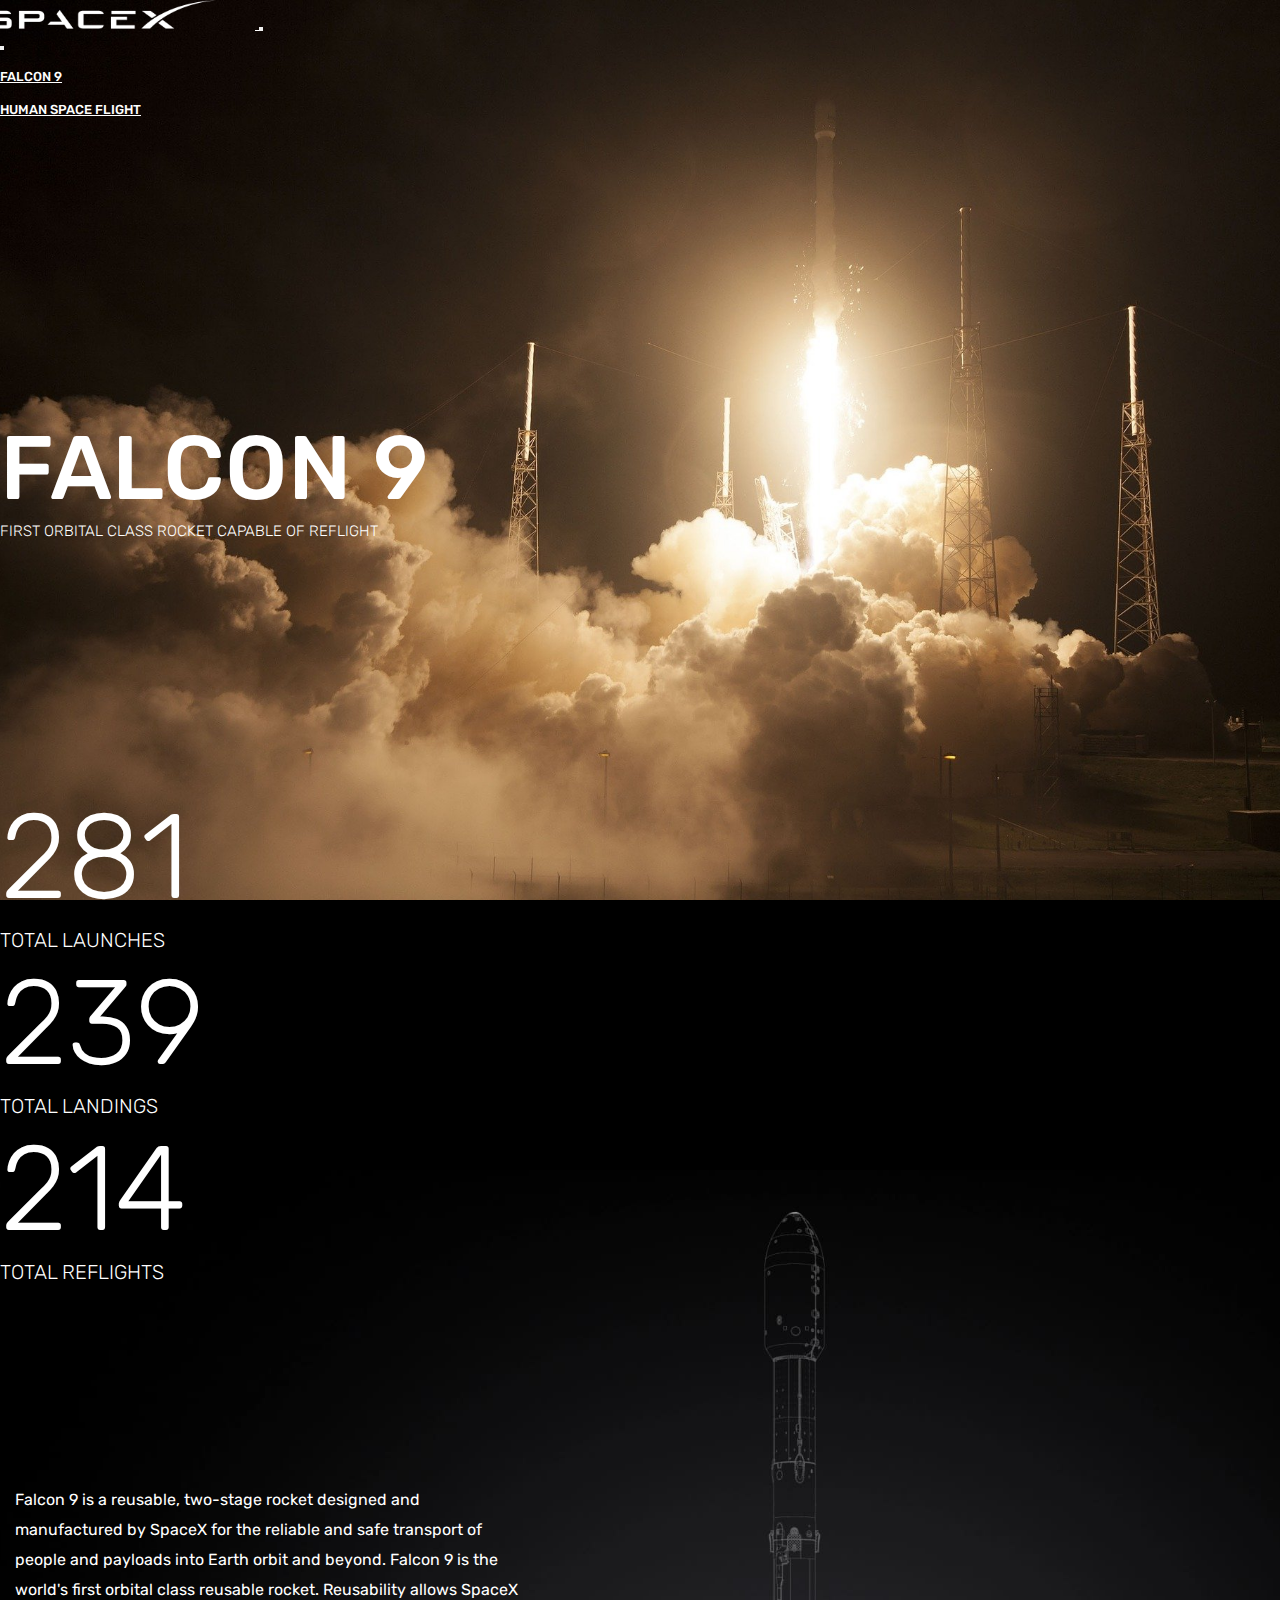
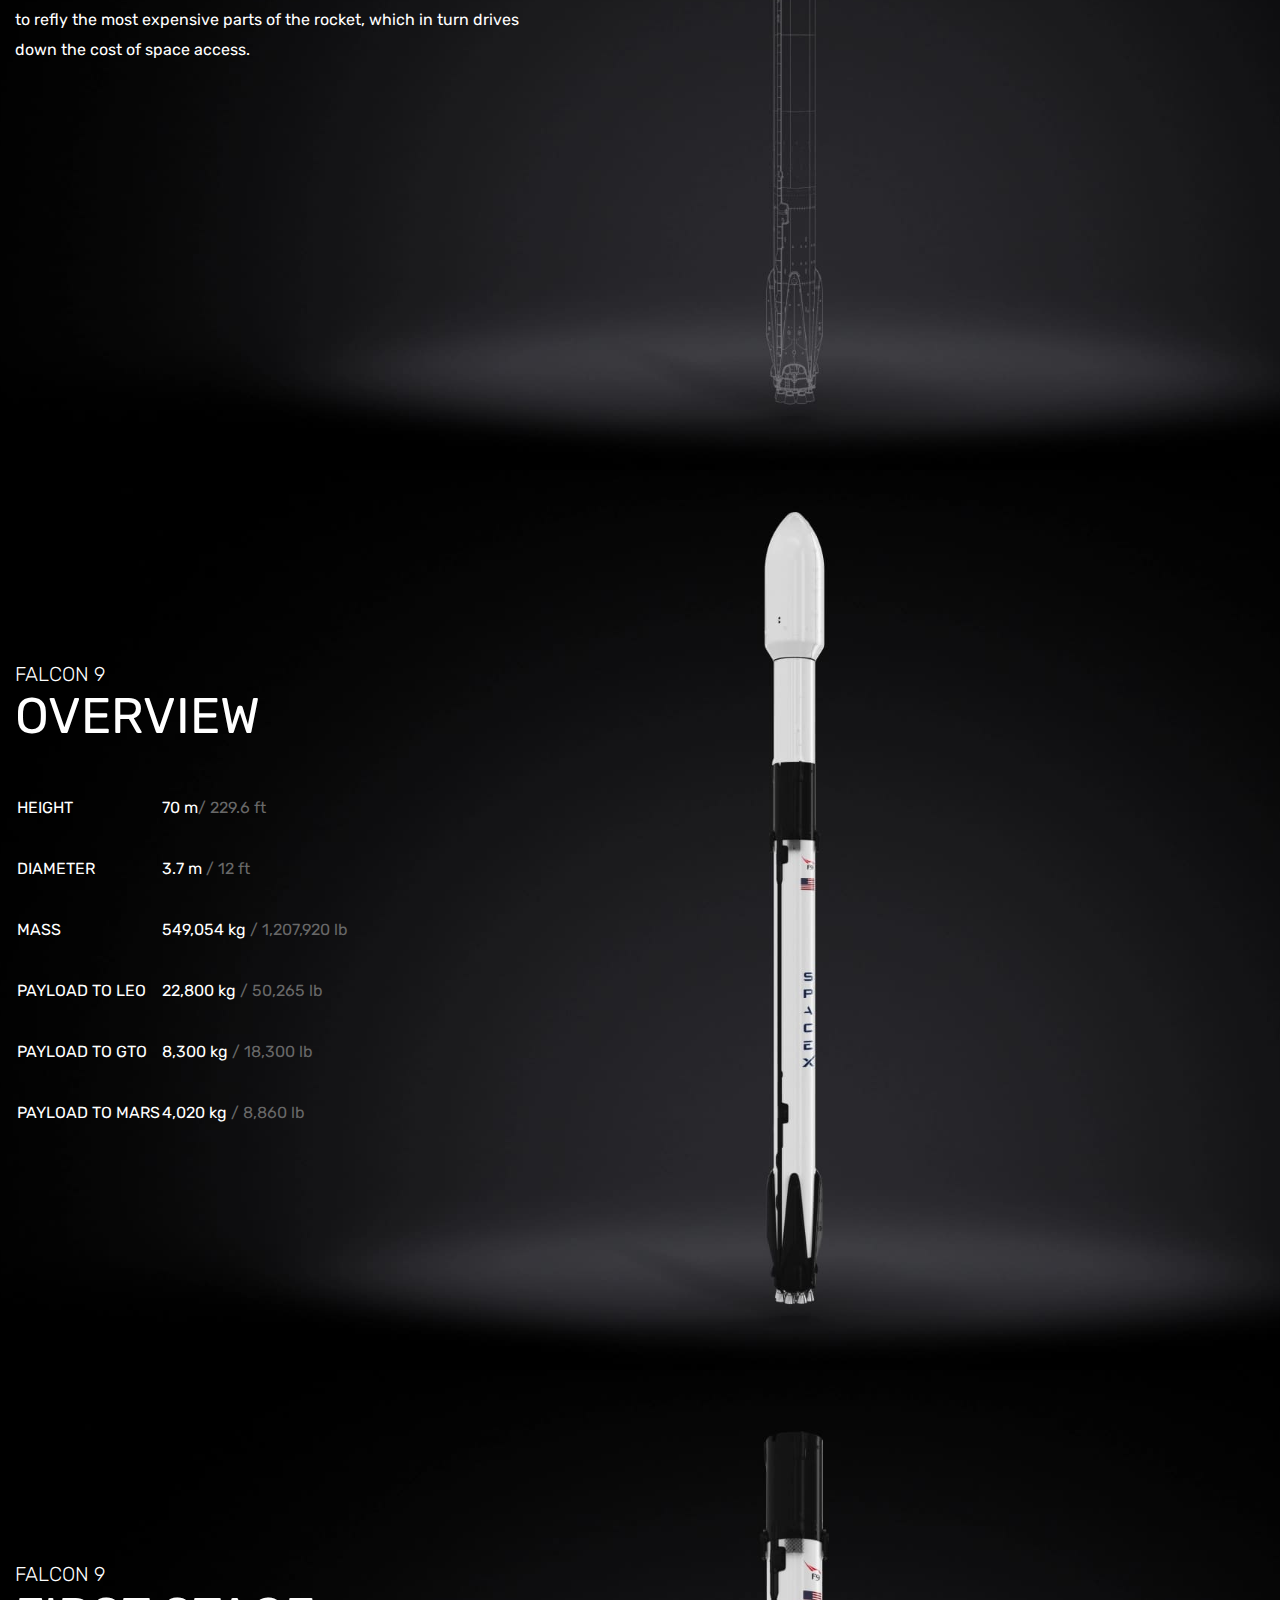
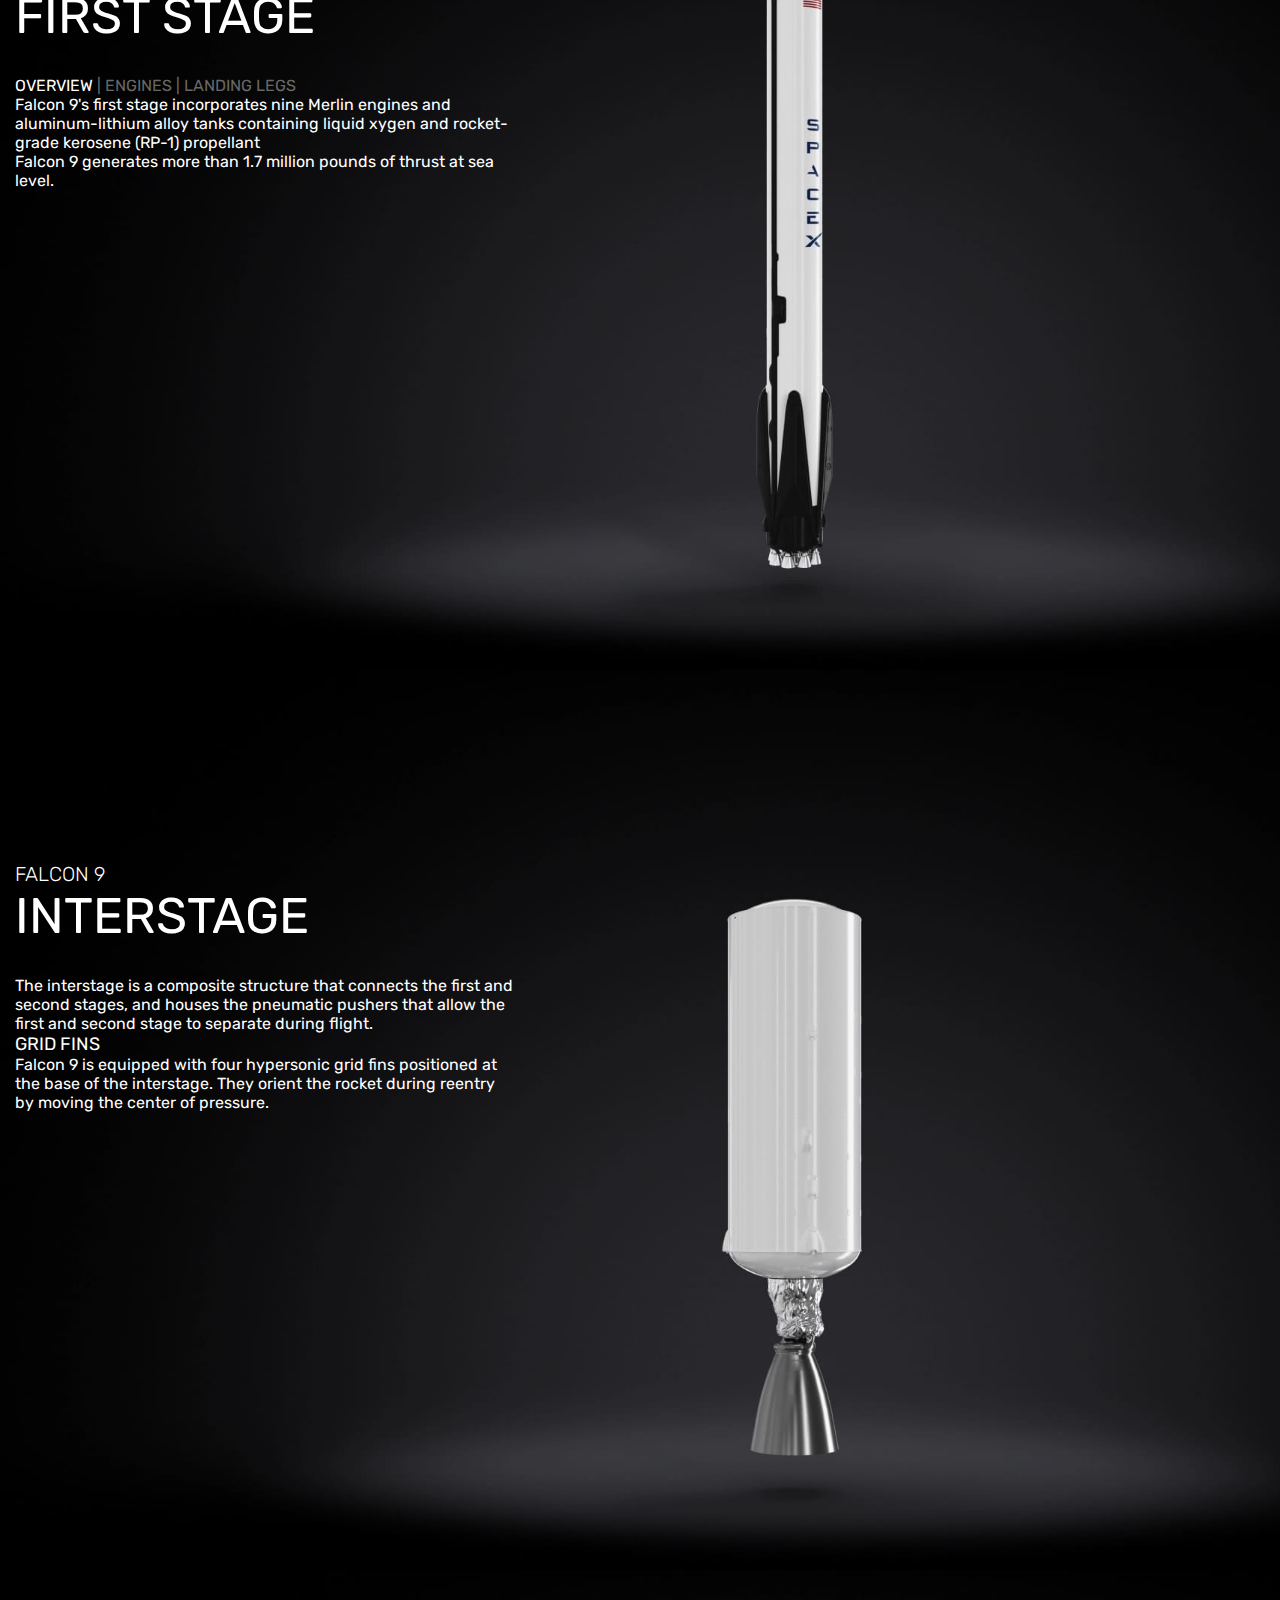
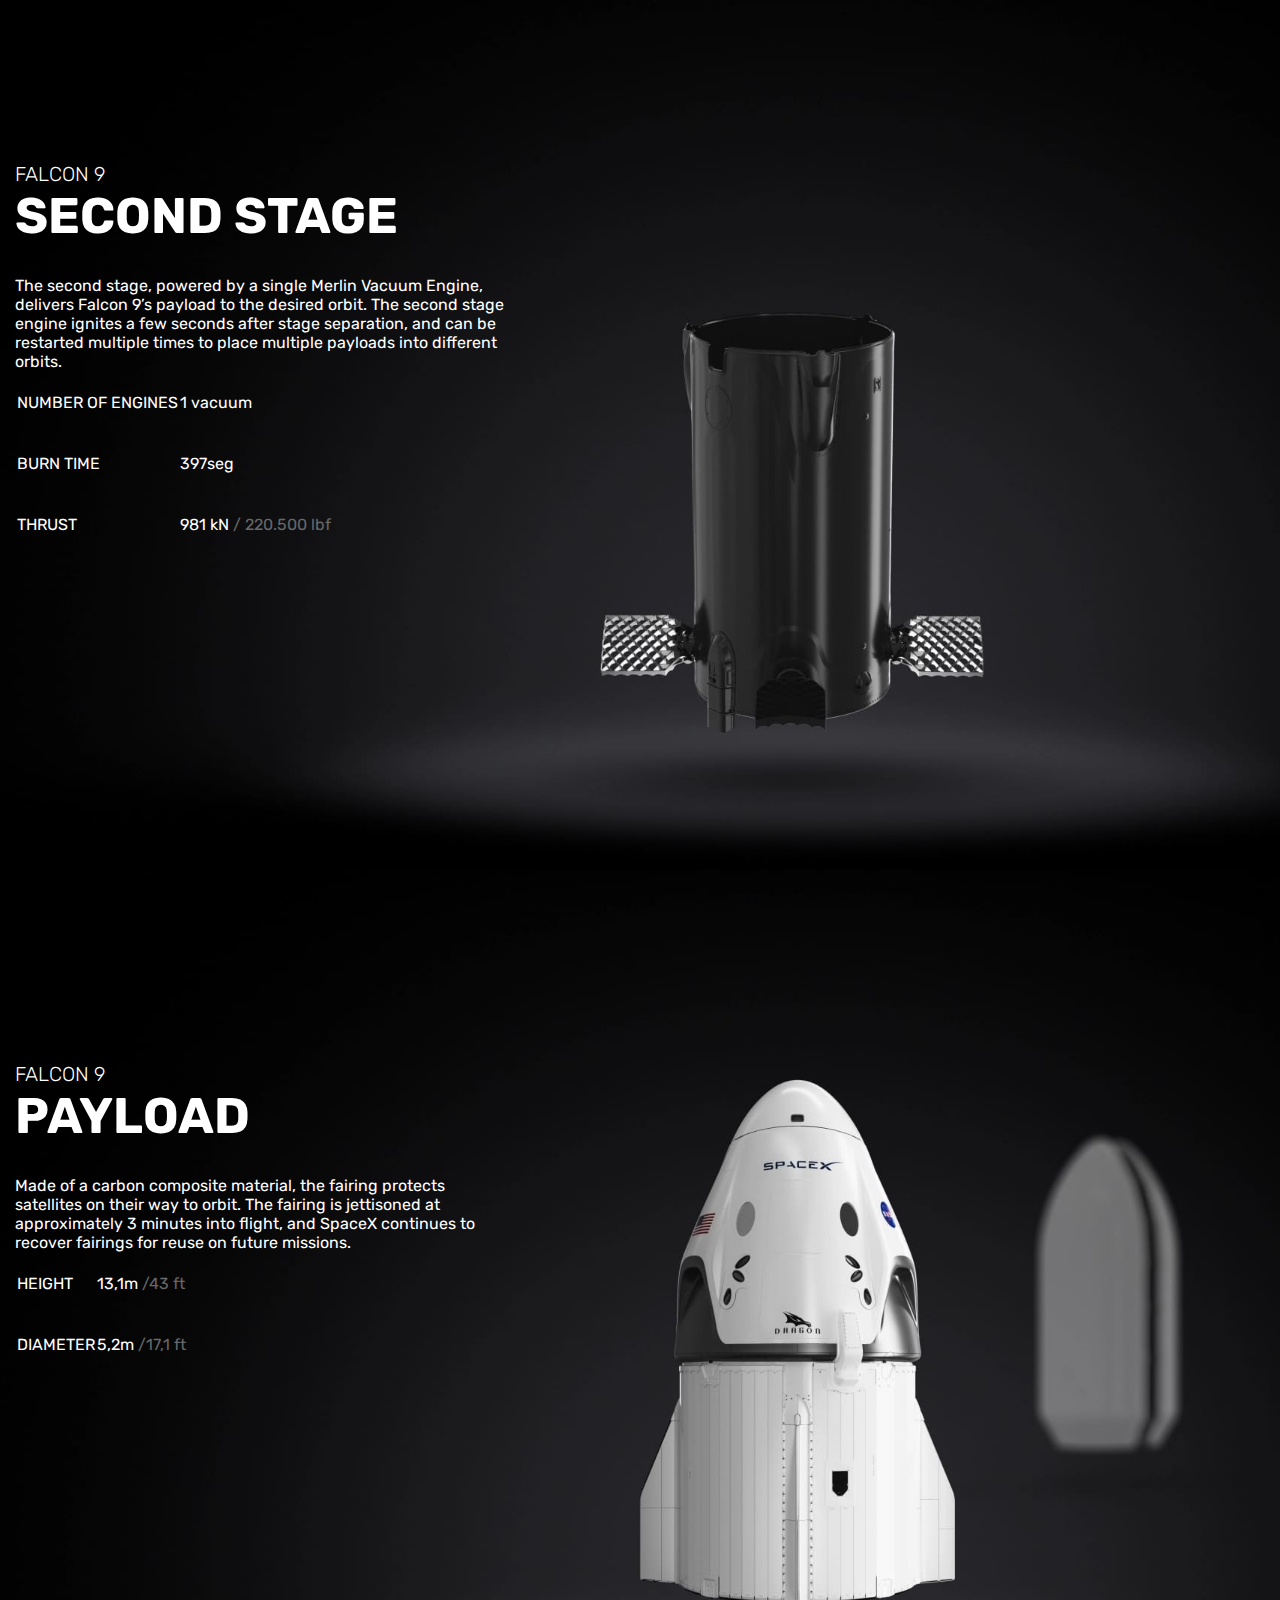
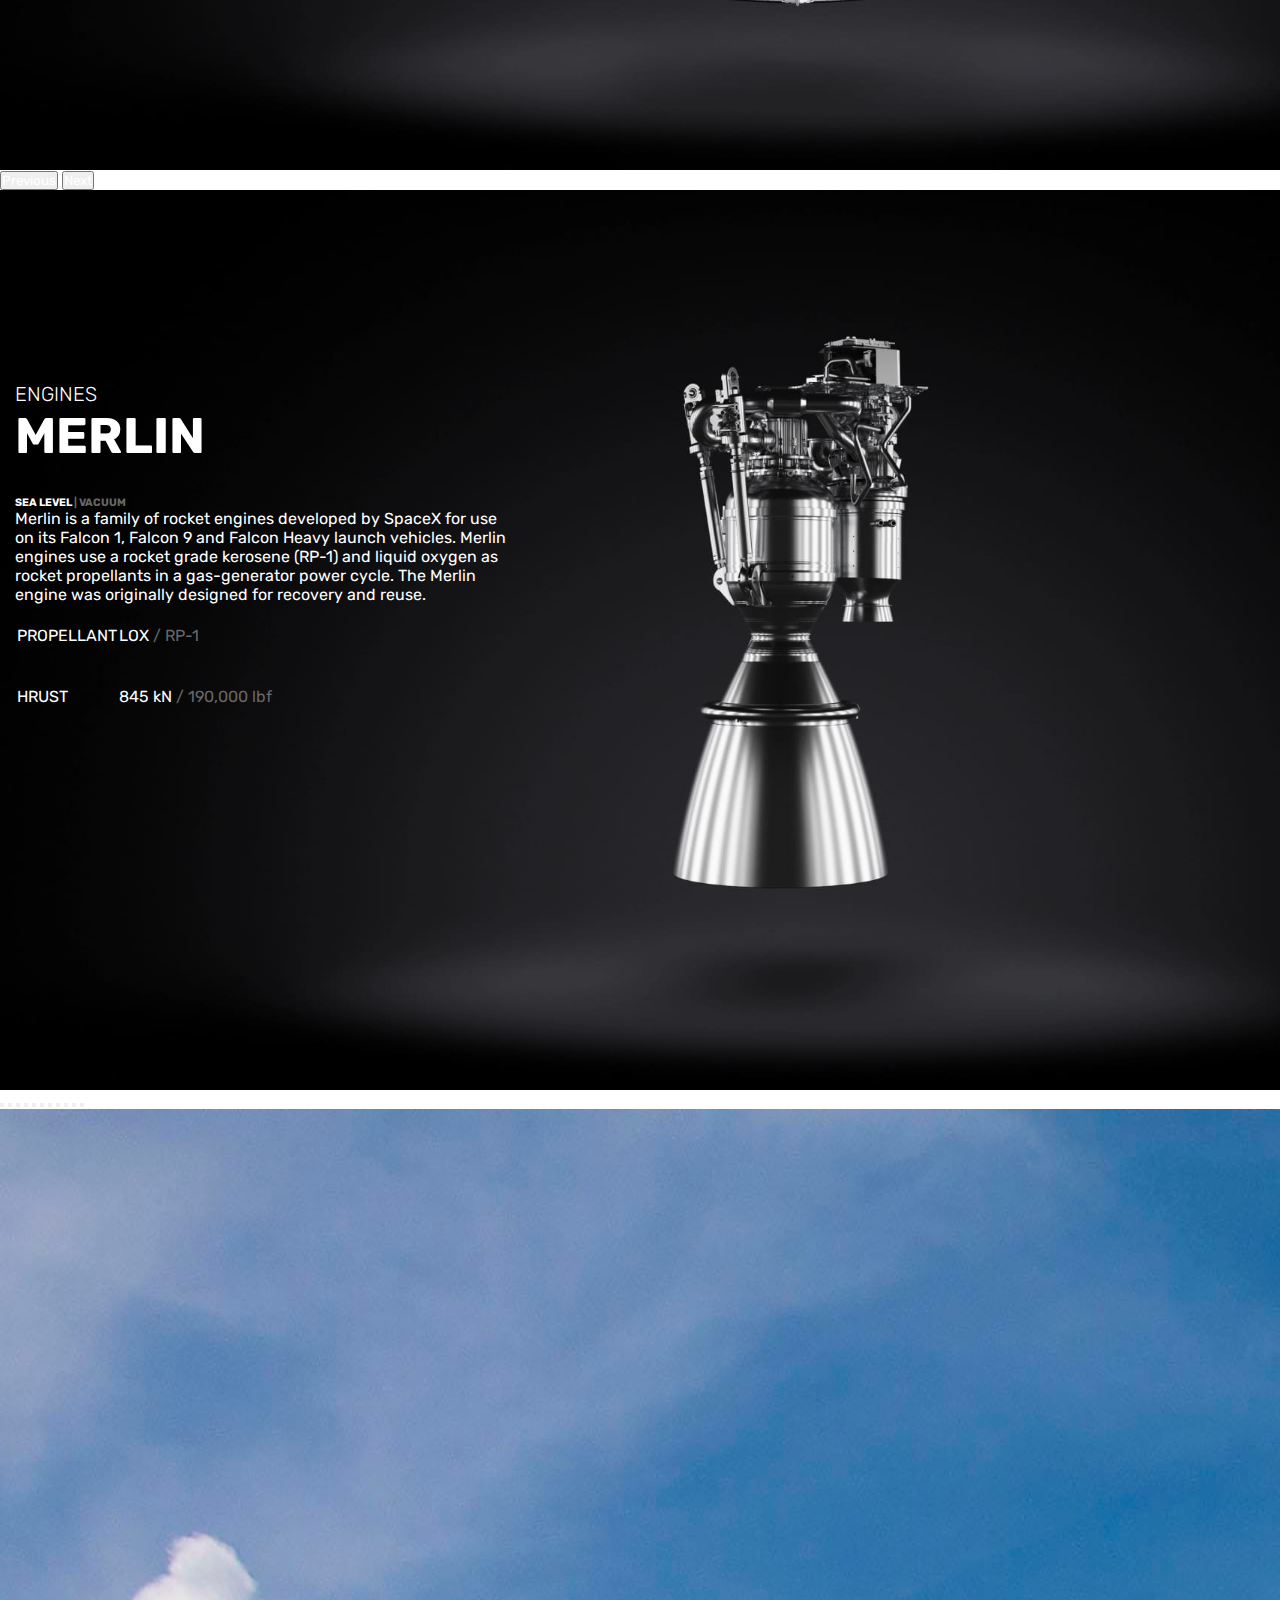
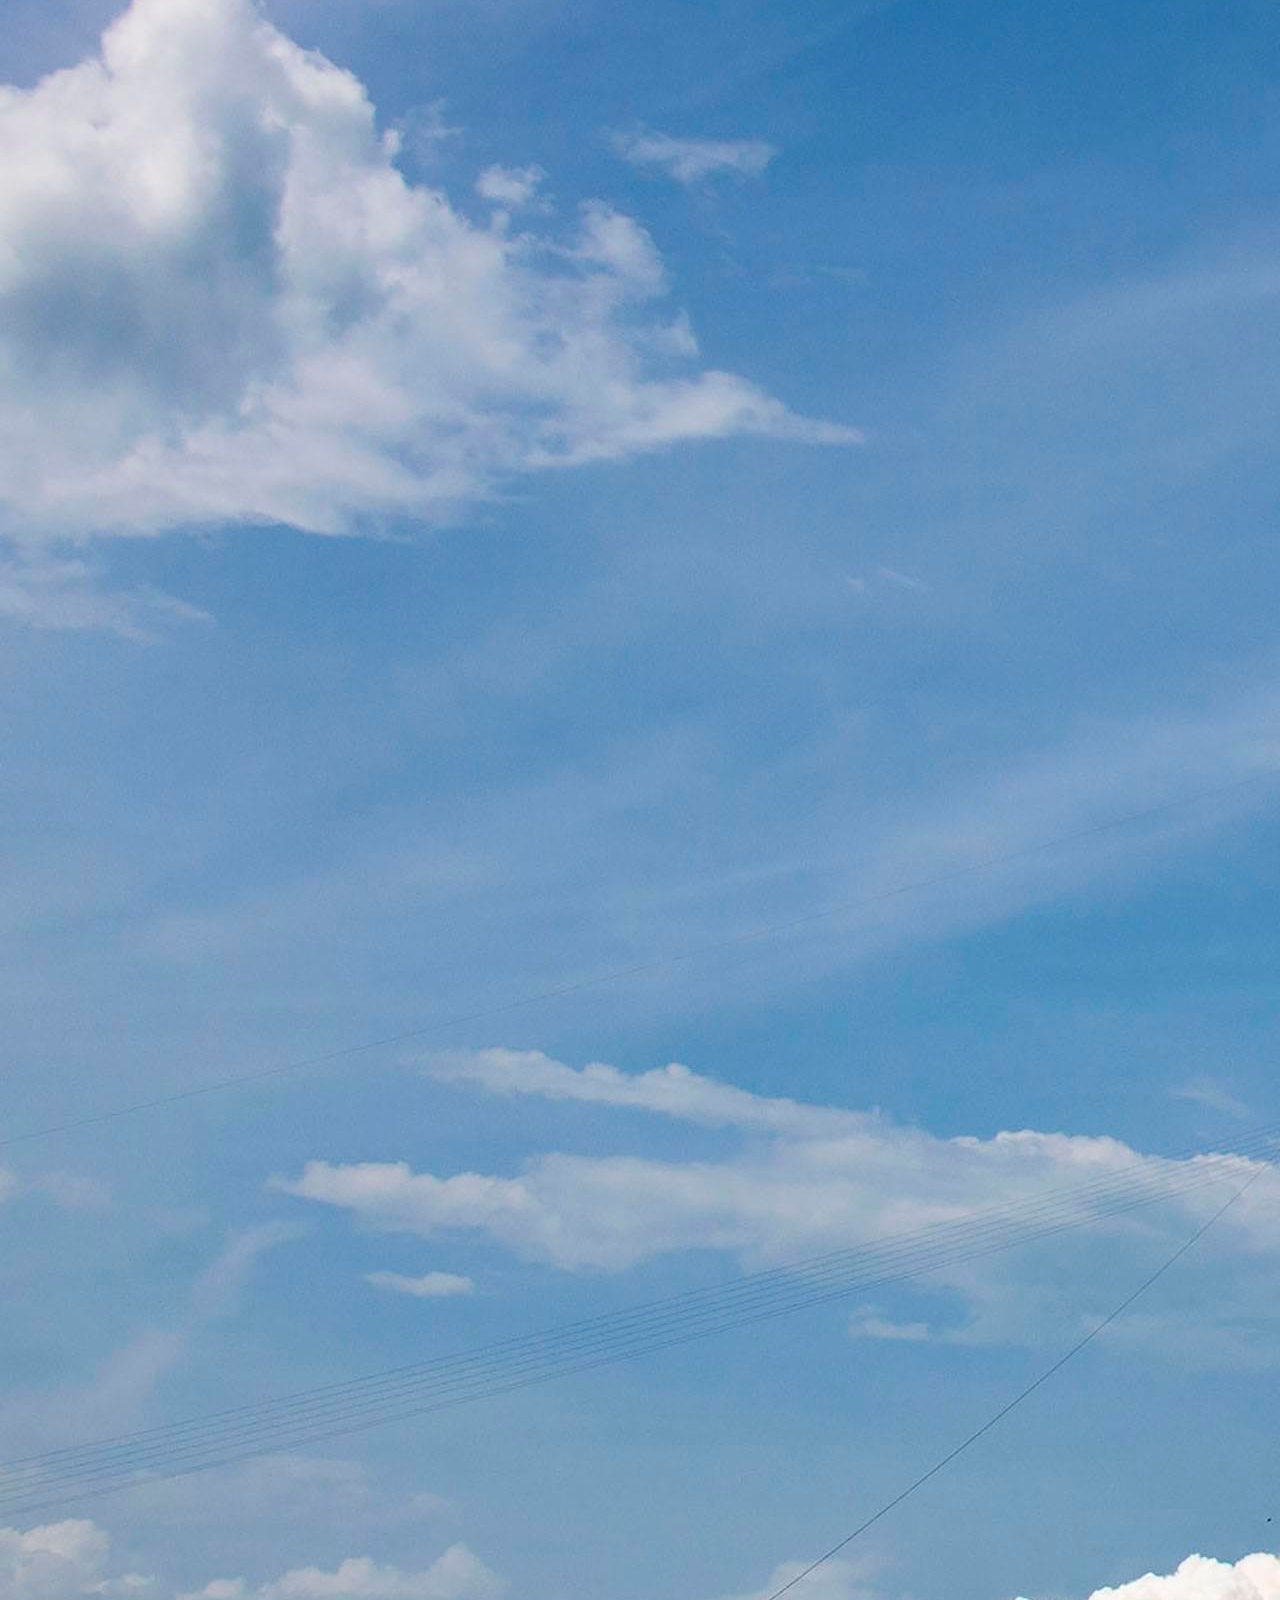
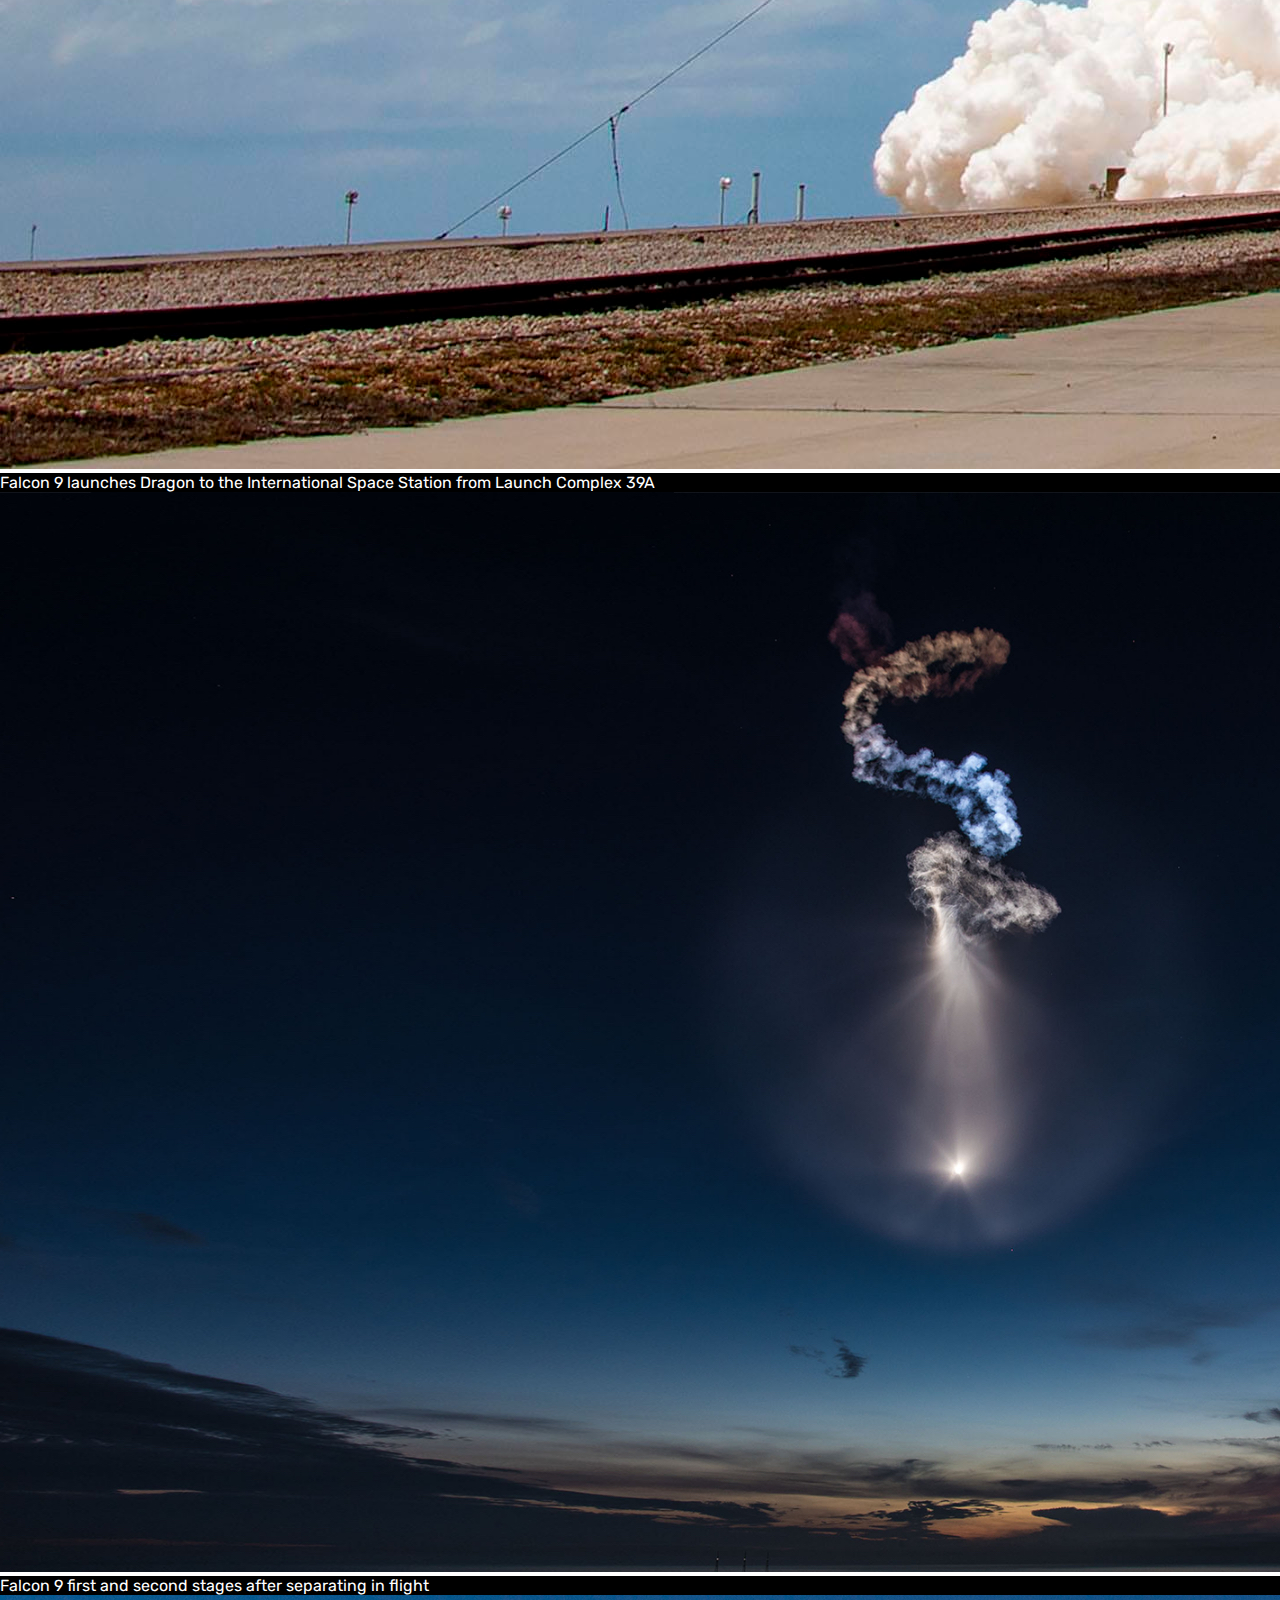
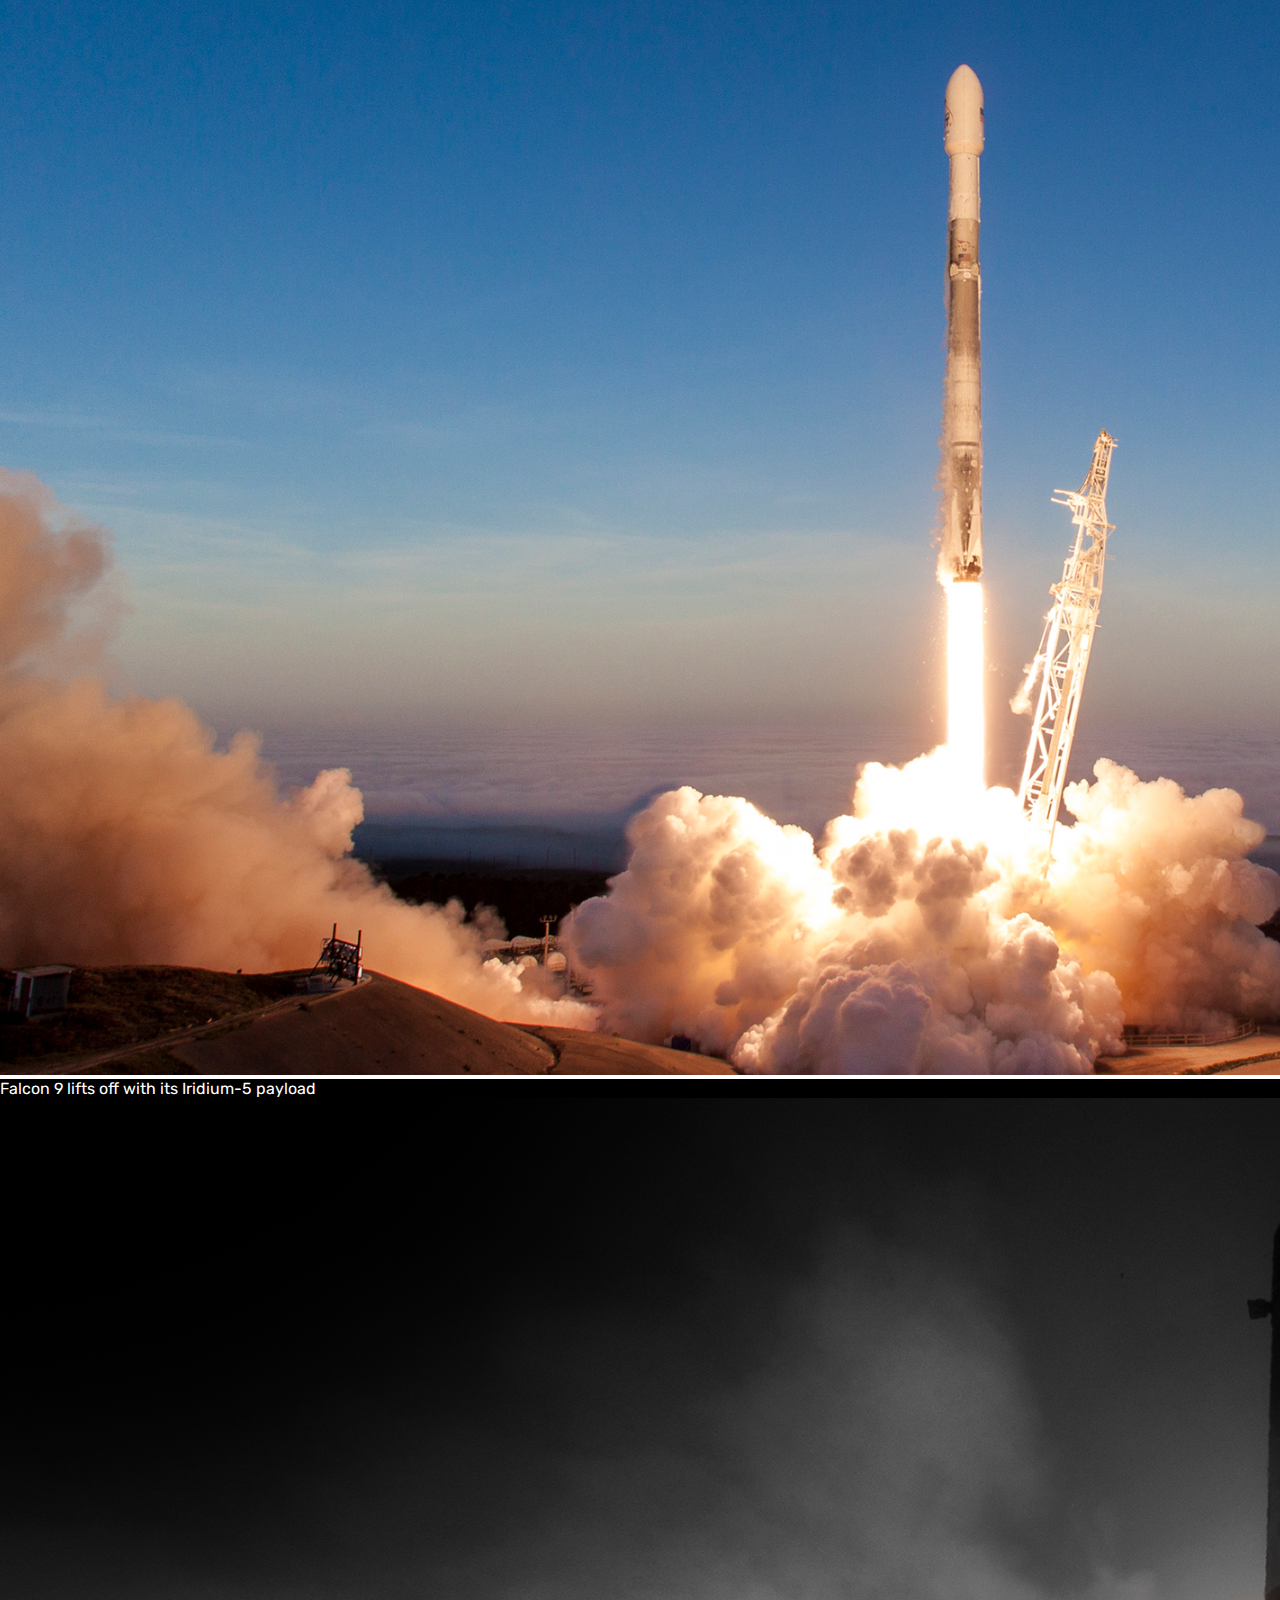
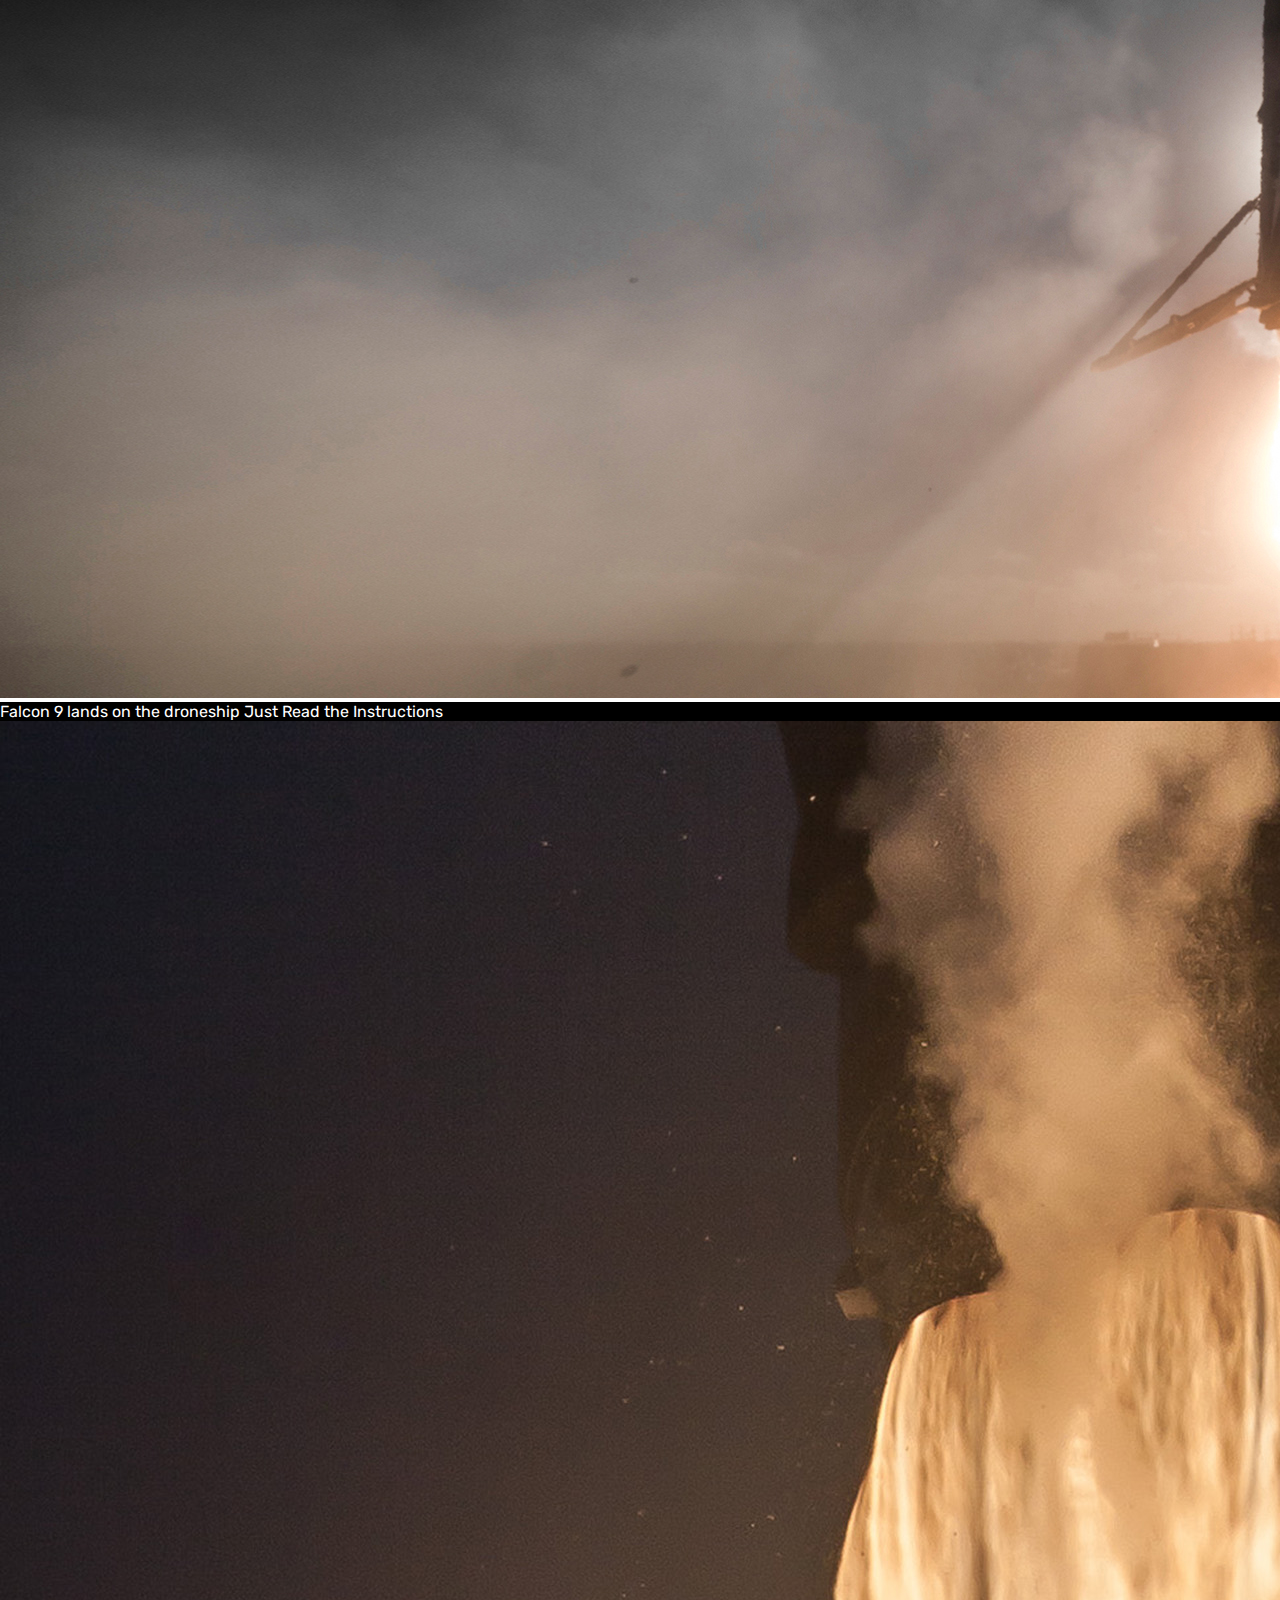
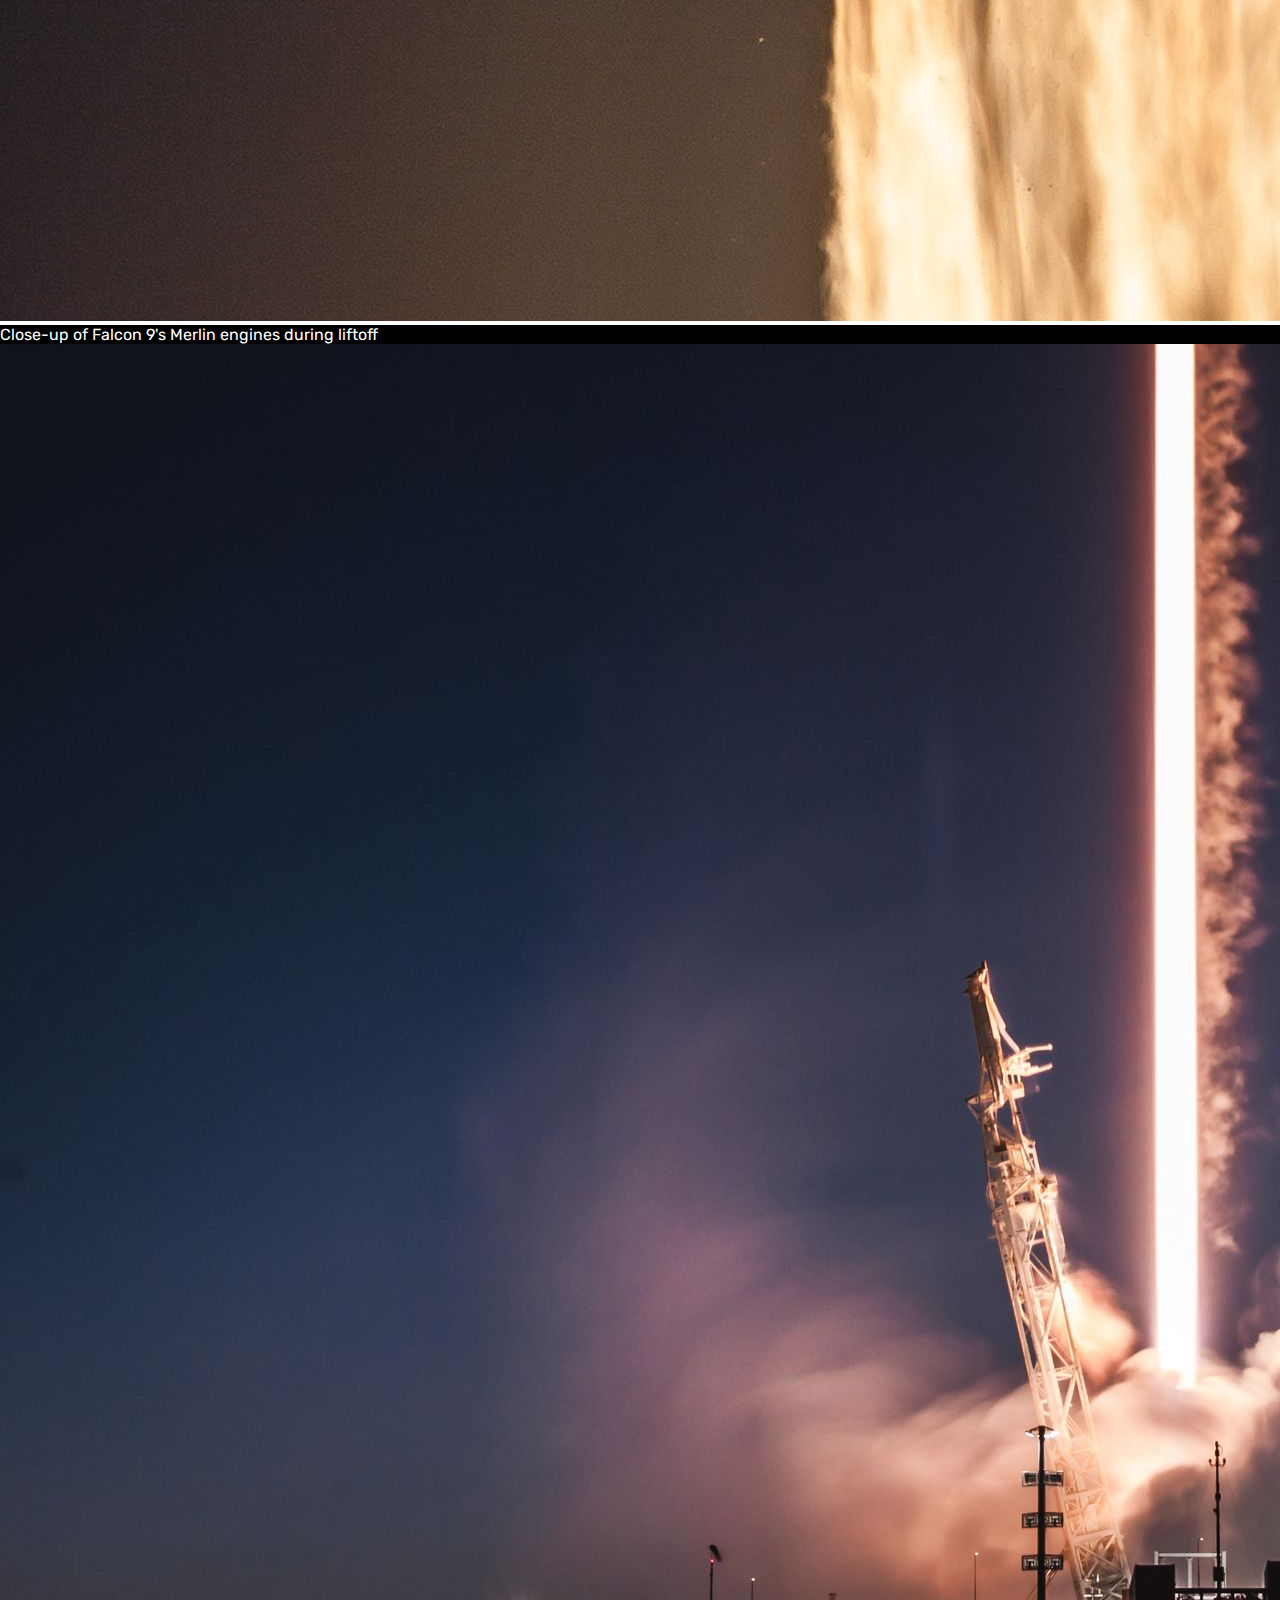
<file: falcon9.html>
<!DOCTYPE html>
<html lang="pt-br">

<head>
  <meta charset="UTF-8">
  <meta name="viewport" content="width=device-width, initial-scale=1.0">

  <!-- Bootstrap Css -->
  <link href="https://cdn.jsdelivr.net/npm/bootstrap@5.3.2/dist/css/bootstrap.min.css" rel="stylesheet"
    integrity="sha384-T3c6CoIi6uLrA9TneNEoa7RxnatzjcDSCmG1MXxSR1GAsXEV/Dwwykc2MPK8M2HN" crossorigin="anonymous">

  <!-- Lib text Css -->

  <!-- Favicon -->
  <link rel="shortcut icon" href="./images/favicon.jpg" type="image/x-icon">

  <!-- Link Css -->
  <link rel="stylesheet" href="./css/style.css">

  <title>SpaceX - Falcon 9</title>
</head>

<body>
  <div class="container-fluid container00 container05">
    <div class="container">
      <header class="header">
        <!-- Navbar -->
        <nav class="navbar navbar-expand-lg navbar-dark bg-transparent pt-3">
          <div class="container">
            <!-- Logo -->
            <a class="navbar-brand" href="/index.html">
              <img src="./images/SpaceX_logo_black.svg.png" alt="logoSpaceX" class="logoPc img-fluid">
            </a>
            <!-- Toggle Btn -->
            <button class="navbar-toggler shadow-none border-0" type="button" data-bs-toggle="offcanvas"
              data-bs-target="#offcanvasDarkNavbar" aria-controls="offcanvasDarkNavbar" aria-label="Toggle navigation">
              <span class="navbar-toggler-icon"></span>
            </button>
            <!-- SideBar -->
            <div class="sidebar offcanvas offcanvas-end text-bg-dark" tabindex="-1" id="offcanvasDarkNavbar"
              aria-labelledby="offcanvasDarkNavbarLabel">
              <!-- Sidebar Header -->
              <div class="offcanvas-header">
                <button type="button" class="btn-close btn-close-white" data-bs-dismiss="offcanvas"
                  aria-label="Close"></button>
              </div>
              <!-- Sidebar Body -->
              <div class="offcanvas-body">
                <ul class="navbar-nav flex-grow-1 pe-3">
                  <li class="nav-item">
                    <a class="nav-link active" aria-current="page" href="/falcon9.html" id="navItem">FALCON 9</a>
                  </li>
                  <li class="nav-item">
                    <a class="nav-link active" href="/humanFlight.html" id="navItem">HUMAN SPACE FLIGHT</a>
                  </li>
                </ul>
              </div>
            </div>
          </div>
        </nav>
      </header>
    </div>

    <!-- Start of Falcon 9 section -->
    <div class="container text-center titleContent">
      <h1 class="titleFalcon9">FALCON 9</h1>

      <p class="h5 subTitleFalcon">FIRST ORBITAL CLASS ROCKET CAPABLE OF REFLIGHT</p>
    </div>
  </div>
  <!-- End of Falcon 9 section -->

  <!-- Start of numbers section -->
  <div class="container-fluid numbers">
    <div class="row text-center">
      <div class="col-sm col1">
        <p class="h1 titleNumb">281</p>

        <p class="subTitleNumb">TOTAL LAUNCHES</p>
      </div>
      <div class="col">
        <p class="h1 titleNumb">239</p>

        <p class="subTitleNumb">TOTAL LANDINGS</p>
      </div>
      <div class="col-sm col3">
        <p class="h1 titleNumb">214</p>

        <p class="subTitleNumb">TOTAL REFLIGHTS</p>
      </div>
    </div>
  </div>
  <!-- End of numbers section -->

  <!-- Start of Falcon 9 description section -->
  <div class="container-fluid container00 container06">
    <div class="container containerFalcon9Desc">
      <p class="falcon9Desc">
        Falcon 9 is a reusable, two-stage rocket designed and manufactured by SpaceX for
        the reliable and safe transport of people and payloads into Earth orbit and beyond. Falcon 9 is the world's
        first orbital class reusable rocket. Reusability allows SpaceX to refly the most expensive parts of the rocket,
        which in turn drives down the cost of space access.</p>
    </div>
  </div>
  <!-- End of Falcon 9 description section -->

  <!-- Start of carousel -->
  <div id="carouselExampleInterval" class="carousel slide" data-bs-ride="carousel">
    <div class="carousel-inner">
      <div class="carousel-item active container00 carousel01" data-bs-interval="3000000">
        <div class="container" id="overViewPosition">
          <p class="subTitleOverView">FALCON 9</p>

          <p class="h3 titleOverView">OVERVIEW</p>

          <table class="table" id="widthTable">
            <tbody>
              <tr data-aos="fade-right" data-aos-duration="1500">
                <td>HEIGHT</td>
                <td class="text-end">70 m<span class="fadeTxt">/ 229.6 ft</span></td>
              </tr>
              <tr data-aos="fade-right" data-aos-duration="1200">
                <td>DIAMETER</td>
                <td class="text-end">3.7 m<span class="fadeTxt"> / 12 ft</span></td>
              </tr>
              <tr data-aos="fade-right" data-aos-duration="1500">
                <td>MASS</td>
                <td class="text-end">549,054 kg<span class="fadeTxt"> / 1,207,920 lb</span></td>
              </tr>
              <tr data-aos="fade-right" data-aos-duration="1400">
                <td>PAYLOAD TO LEO</td>
                <td class="text-end">22,800 kg<span class="fadeTxt"> / 50,265 lb</span></td>
              </tr>
              <tr data-aos="fade-right" data-aos-duration="1600">
                <td>PAYLOAD TO GTO</td>
                <td class="text-end">8,300 kg<span class="fadeTxt"> / 18,300 lb</span></td>
              </tr>
              <tr data-aos="fade-right" data-aos-duration="1300">
                <td>PAYLOAD TO MARS</td>
                <td class="text-end">4,020 kg<span class="fadeTxt"> / 8,860 lb</span></td>
              </tr>
            </tbody>
          </table>
        </div>
      </div>

      <div class="carousel-item container00 carousel02" data-bs-interval="3000000">
        <div class="container" id="overViewPosition">
          <p class="subTitleOverView">FALCON 9</p>

          <p class="h3 titleOverView">FIRST STAGE</p>

          <p>OVERVIEW <span class="fadeTxt">| ENGINES | LANDING LEGS</span></p>

          <p>Falcon 9's first stage incorporates nine Merlin engines and aluminum-lithium alloy tanks containing liquid
            xygen and rocket-grade kerosene (RP-1) propellant</p>
          <p>Falcon 9 generates more than 1.7 million pounds of thrust at sea level.</p>
        </div>
      </div>

      <div class="carousel-item container00 carousel03" data-bs-interval="3000000">
        <div class="container" id="overViewPosition">
          <p class="subTitleOverView">FALCON 9</p>

          <p class="h3 titleOverView">INTERSTAGE</p>

          <p>The interstage is a composite structure that connects the first and second stages, and houses the pneumatic
            pushers that allow the first and second stage to separate during flight.</p>

          <p style="font-size: 18px">GRID FINS</p>
          <p>Falcon 9 is equipped with four hypersonic grid fins positioned at the base of the interstage. They orient
            the
            rocket during reentry by moving the center of pressure.</p>
        </div>
      </div>

      <div class="carousel-item container00 carousel04" data-bs-interval="3000000">
        <div class="container" id="overViewPosition">
          <p class="subTitleOverView">FALCON 9</p>
          <h3 class="titleOverView">SECOND STAGE</h3>

          <p>The second stage, powered by a single Merlin Vacuum Engine, delivers Falcon 9’s payload to the desired
            orbit.
            The second stage engine ignites a few seconds after stage separation, and can be restarted multiple times to
            place
            multiple payloads into different orbits.</p>

          <table class="table" id="widthTable">
            <tbody>
              <tr>
                <td>NUMBER OF ENGINES</td>
                <td class=" text-end">1 vacuum</td>
              </tr>
              <tr>
                <td>BURN TIME</td>
                <td class=" text-end">397seg</td>
              </tr>
              <tr>
                <td>THRUST</td>
                <td class=" text-end">981 kN <span class="fadeTxt">/ 220.500 lbf</span></td>
              </tr>
            </tbody>
          </table>
        </div>
      </div>

      <div class="carousel-item container00 carousel05" data-bs-interval="3000000">
        <div class="container" id="overViewPosition">
          <p class="subTitleOverView">FALCON 9</p>
          <h3 class="titleOverView">PAYLOAD</h3>
          <p>
            Made of a carbon composite material, the fairing protects satellites on their way to orbit. The fairing is
            jettisoned at approximately 3 minutes into flight, and SpaceX continues to recover fairings for reuse on
            future missions.
          </p>
          <table class="table" id="widthTable">
            <tbody>
              <tr>
                <td>HEIGHT</td>
                <td class=" text-end">13,1m <span class="fadeTxt">/43 ft</span></td>
              </tr>
              <tr>
                <td>DIAMETER</td>
                <td class=" text-end">5,2m <span class="fadeTxt">/17,1 ft</span></td>
              </tr>
            </tbody>
          </table>
        </div>
      </div>
    </div>

    <button class="carousel-control-prev" type="button" data-bs-target="#carouselExampleInterval" data-bs-slide="prev">
      <span class="carousel-control-prev-icon" aria-hidden="true"></span>
      <span class="visually-hidden">Previous</span>
    </button>
    <button class="carousel-control-next" type="button" data-bs-target="#carouselExampleInterval" data-bs-slide="next">
      <span class="carousel-control-next-icon" aria-hidden="true"></span>
      <span class="visually-hidden">Next</span>
    </button>
  </div>
  <!-- End of carousel -->

  <!-- Start of Merlin section -->
  <div class="container-fluid container00 container07">
    <div class="container" id="overViewPosition">
      <h5 class="subTitleOverView">ENGINES</h5>
      <h1 class="titleOverView">MERLIN</h3>
        <h6 class="underTitle"> SEA LEVEL<span class="fadeTxt"> | VACUUM</span></h6>
        <p class="merlinDesc">
          Merlin is a family of rocket engines developed by SpaceX for use on its Falcon 1, Falcon 9 and Falcon
          Heavy launch vehicles. Merlin engines use a rocket grade kerosene (RP-1) and liquid oxygen as rocket
          propellants in a gas-generator power cycle. The Merlin engine was originally designed for recovery and reuse.
        </p>
        <table class="table" id="widthTable">
          <tbody>
            <tr>
              <td>PROPELLANT</td>
              <td class=" text-end">LOX <span class="fadeTxt">/ RP-1</span></td>
            </tr>
            <tr>
              <td>HRUST</td>
              <td class=" text-end">845 kN <span class="fadeTxt">/ 190,000 lbf</span></td>
            </tr>
          </tbody>
        </table>
    </div>
  </div>
  <!-- End of Merlin section -->

  <!-- Start of carousel -->
  <div id="carouselExampleCaptions" class="carousel slide carouselSlide" data-bs-ride="carousel">
    <div class="carousel-indicators">
      <button type="button" data-bs-target="#carouselExampleCaptions" data-bs-slide-to="0" class="active"
        aria-current="true" aria-label="Slide 1"></button>
      <button type="button" data-bs-target=#carouselExampleCaptions" data-bs-slide-to="1" aria-label="Slide 2"></button>
      <button type="button" data-bs-target="#carouselExampleCaptions" data-bs-slide-to="2"
        aria-label="Slide 3"></button>
      <button type="button" data-bs-target="#carouselExampleCaptions" data-bs-slide-to="3"
        aria-label="Slide 4"></button>
      <button type="button" data-bs-target="#carouselExampleCaptions" data-bs-slide-to="4"
        aria-label="Slide 5"></button>
      <button type="button" data-bs-target="#carouselExampleCaptions" data-bs-slide-to="5"
        aria-label="Slide 6"></button>
      <button type="button" data-bs-target="#carouselExampleCaptions" data-bs-slide-to="6"
        aria-label="Slide 7"></button>
      <button type="button" data-bs-target="#carouselExampleCaptions" data-bs-slide-to="7"
        aria-label="Slide 8"></button>
      <button type="button" data-bs-target="#carouselExampleCaptions" data-bs-slide-to="8"
        aria-label="Slide 9"></button>
      <button type="button" data-bs-target="#carouselExampleCaptions" data-bs-slide-to="9"
        aria-label="Slide 10"></button>
      <button type="button" data-bs-target="#carouselExampleCaptions" data-bs-slide-to="10"
        aria-label="Slide 11"></button>
    </div>
    <div class="carousel-inner">
      <div class="carousel-item active" data-bs-interval="1000000">
        <img src="./images/falcon9/carrossel/01.jpg" class="d-block img-fluid  carouselImg" alt="...">
        <div class="carousel-caption d-md-block">
          <p class="carouselText">Falcon 9 launches Dragon to the International Space Station from Launch Complex 39A</p>
        </div>
      </div>
      <div class="carousel-item" data-bs-interval="2000000">
        <img src="./images/falcon9/carrossel/02.jpg" class="d-block img-fluid  carouselImg" alt="...">
        <div class="carousel-caption d-md-block">
          <p class="carouselText">Falcon 9 first and second stages after separating in flight</p>
        </div>
      </div>
      <div class="carousel-item" data-bs-interval="3000000">
        <img src="./images/falcon9/carrossel/03.jpg" class="d-block img-fluid  carouselImg" alt="...">
        <div class="carousel-caption d-md-block">
          <p class="carouselText">Falcon 9 lifts off with its Iridium-5 payload</p>
        </div>
      </div>
      <div class="carousel-item" data-bs-interval="3000000">
        <img src="./images/falcon9/carrossel/04.jpg" class="d-block img-fluid  carouselImg" alt="...">
        <div class="carousel-caption d-md-block">
          <p class="carouselText">Falcon 9 lands on the droneship Just Read the Instructions</p>
        </div>
      </div>
      <div class="carousel-item" data-bs-interval="3000000">
        <img src="./images/falcon9/carrossel/05.jpg" class="d-block img-fluid  carouselImg" alt="...">
        <div class="carousel-caption d-md-block">
          <p class="carouselText">Close-up of Falcon 9's Merlin engines during liftoff</p>
        </div>
      </div>
      <div class="carousel-item" data-bs-interval="3000000">
        <img src="./images/falcon9/carrossel/06.jpg" class=" d-block img-fluid  carouselImg" alt="...">
        <div class="carousel-caption d-md-block">
          <p class="carouselText">Falcon 9 leaves a trail of light as it lifts off from Vandenberg Air Force Base</p>
        </div>
      </div>
      <div class="carousel-item" data-bs-interval="2000000">
        <img src="./images/falcon9/carrossel/07.jpg" class="d-block img-fluid  carouselImg" alt="...">
        <div class="carousel-caption d-md-block">
          <p class="carouselText">Falcon 9 lifts off with Dragon for an in-flight test of the Crew Dragon abort system</p>
        </div>
      </div>
      <div class="carousel-item" data-bs-interval="2000000">
        <img src="./images/falcon9/carrossel/08.jpg" class="d-block img-fluid  carouselImg" alt="...">
        <div class="carousel-caption d-md-block">
          <p class="carouselText">Falcon 9 lifts off with its Iridium-8 payload</p>
        </div>
      </div>
      <div class="carousel-item" data-bs-interval="2000000">
        <img src="./images/falcon9/carrossel/09.jpg" class="d-block img-fluid  carouselImg" alt="...">
        <div class="carousel-caption d-md-block">
          <p class="carouselText">Falcon 9 with its Radarsat payload at sunset before launch</p>
        </div>
      </div>
      <div class="carousel-item" data-bs-interval="2000000">
        <img src="./images/falcon9/carrossel/10.jpg" class="d-block img-fluid " alt="...">
        <div class="carousel-caption d-md-block">
          <p class="carouselText">Falcon 9 lands at Cape Canaveral</p>
        </div>
      </div>
      <div class="carousel-item" data-bs-interval="2000000">
        <img src="./images/falcon9/carrossel/11.jpg" class="d-block img-fluid  carouselImg" alt="...">
        <div class="carousel-caption d-md-block">
          <p class="carouselText">Falcon 9 vertical with its Iridium payload at moonrise</p>
        </div>
      </div>
      <!-- Carousel Btn -->
      <button class="carousel-control-prev" type="button" data-bs-target="#carouselExampleCaptions"
        data-bs-slide="prev">
        <span class="carousel-control-prev-icon" aria-hidden="true"></span>
        <span class="visually-hidden">Previous</span>
      </button>
      <button class="carousel-control-next" type="button" data-bs-target="#carouselExampleCaptions"
        data-bs-slide="next">
        <span class="carousel-control-next-icon" aria-hidden="true"></span>
        <span class="visually-hidden">Next</span>
      </button>
      <!-- Carousel Btn -->
    </div>
  </div>
  <!-- End of carousel -->

  <!-- Start of download section -->
  <div class="container-fluid text-center dowloadDesc">
    <p><span class="fadeTxt">Para mais informações sobre os serviços, entre em contato com </span><a
        href="mailto:suzanalealds@gmail.com?subject=Assunto da mensagem&body=Corpo da mensagem" target="_blank"
        class="email">suzanalealds@gmail.com</a></p>

    <button type="button" class="btn btn-outline-light p-3">DOWLOAD USER'S GUIDE</button>

    <button type="button" class="btn btn-outline-light p-3">CAPABILITIES AND SERVICES</button>
  </div>
  <!-- End of download section -->

  <!-- Start of footer -->
  <footer class="container-fluid footer">
    <span class="me-4 copySuzana">Suzana Leal &copy;2023</span>
    <a href="https://github.com/lealsuza" target="_blank" class="me-4">Github</a>
    <a href="https://www.linkedin.com/in/suzana-leal-03b012180/" target="_blank">Linkedin</a>
  </footer>
  <!-- End of footer -->


  <!-- Bootstrap script -->
  <script src="https://cdn.jsdelivr.net/npm/bootstrap@5.3.2/dist/js/bootstrap.bundle.min.js"
    integrity="sha384-C6RzsynM9kWDrMNeT87bh95OGNyZPhcTNXj1NW7RuBCsyN/o0jlpcV8Qyq46cDfL"
    crossorigin="anonymous"></script>

</body>
</html>
</file>
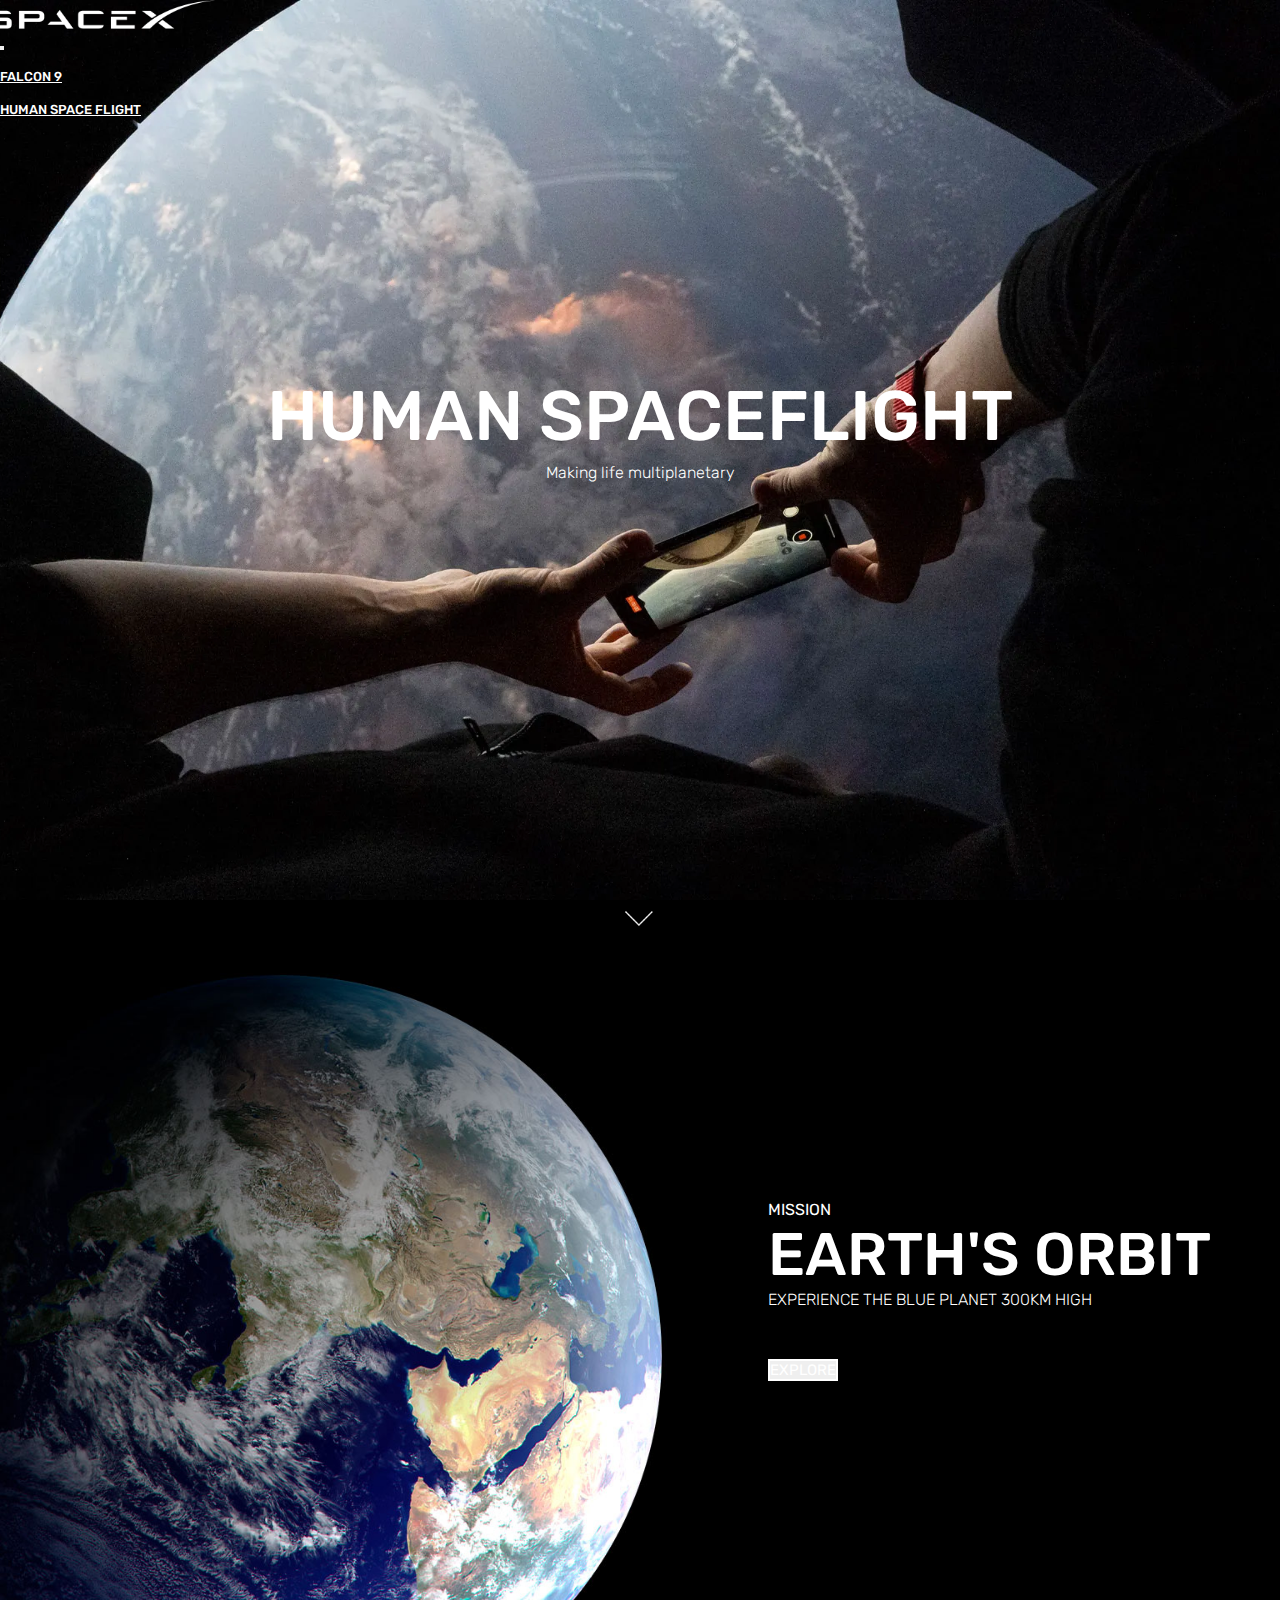
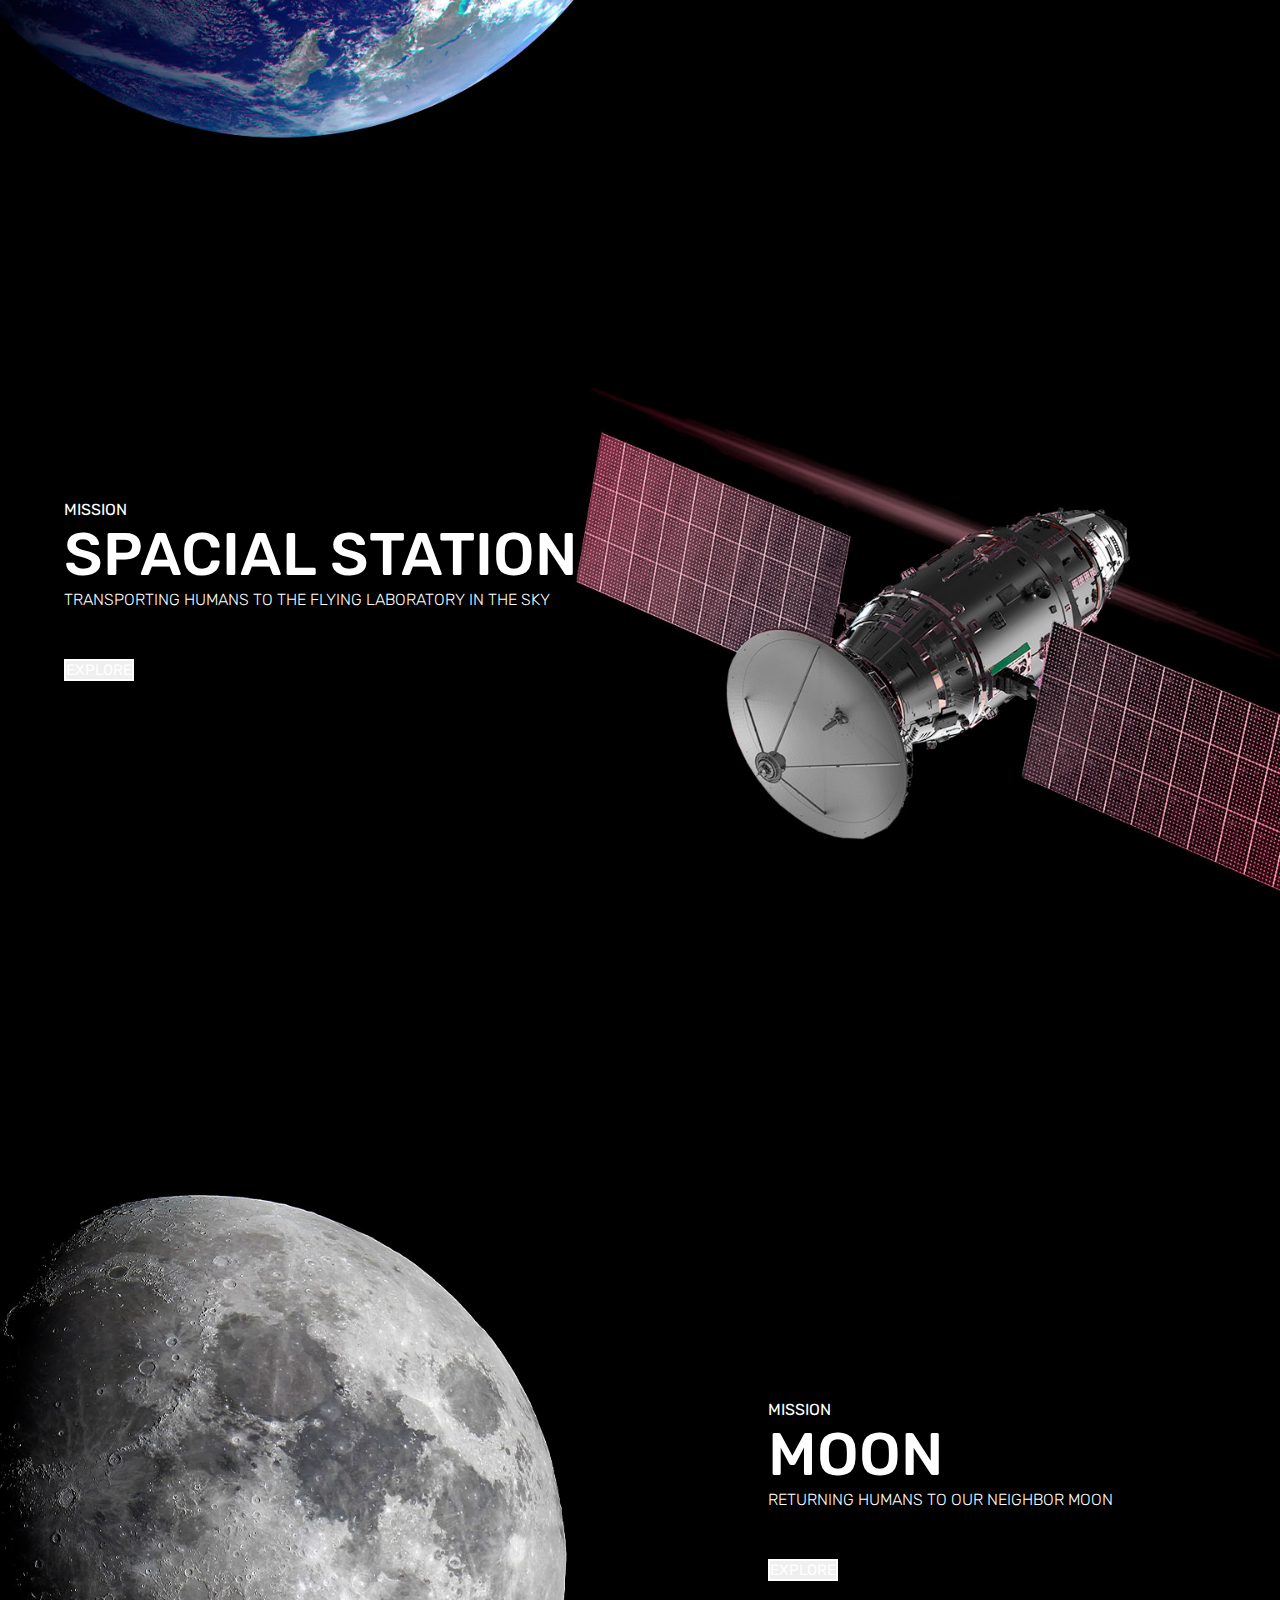
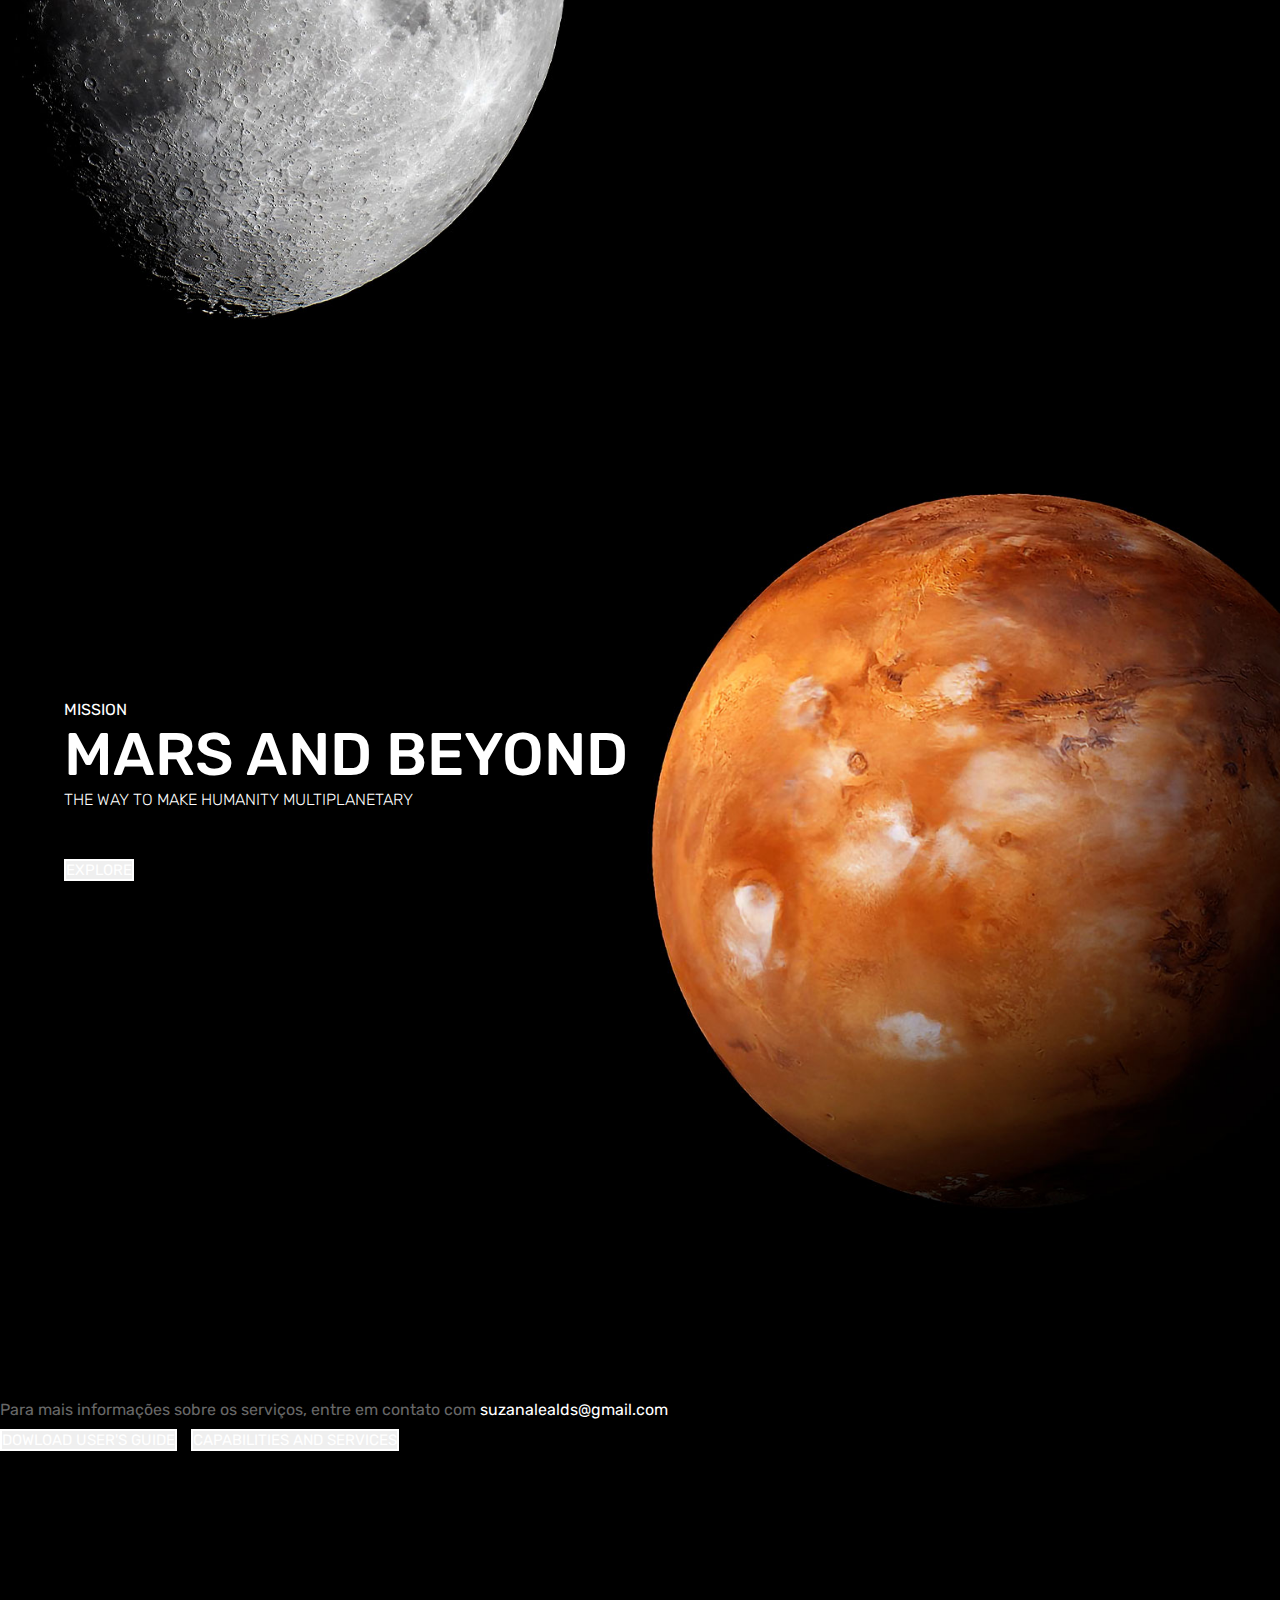
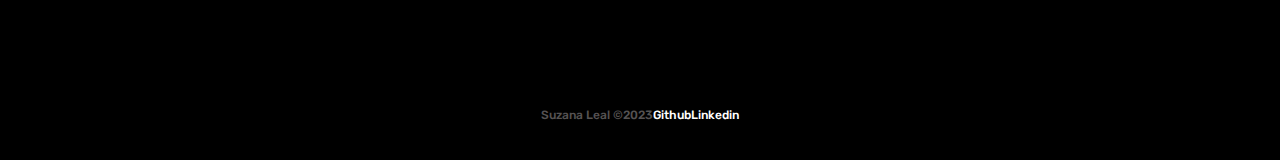
<file: humanFlight.html>
<!DOCTYPE html>
<html lang="pt-br">

<head>
  <meta charset="UTF-8">
  <meta name="viewport" content="width=device-width, initial-scale=1.0">

  <!-- Bootstrap Css -->
  <link href="https://cdn.jsdelivr.net/npm/bootstrap@5.3.2/dist/css/bootstrap.min.css" rel="stylesheet"
    integrity="sha384-T3c6CoIi6uLrA9TneNEoa7RxnatzjcDSCmG1MXxSR1GAsXEV/Dwwykc2MPK8M2HN" crossorigin="anonymous">

  <!-- Favicon -->
  <link rel="shortcut icon" href="./images/favicon.jpg" type="image/x-icon">

  <!-- Link Css -->
  <link rel="stylesheet" href="./css/style.css">

  <title>SpaceX</title>
</head>

<body>

  <div class="container-fluid container00 container08">
    <div class="container">
      <header class="header">
        <!-- Navbar -->
        <nav class="navbar navbar-expand-lg navbar-dark bg-transparent pt-3">
          <div class="container">

            <!-- Logo -->
            <a class="navbar-brand" href="/index.html">
              <img src="./images/SpaceX_logo_black.svg.png" alt="logoSpaceX" class="logoPc img-fluid">
            </a>

            <!-- Toggle Btn -->
            <button class="navbar-toggler shadow-none border-0" type="button" data-bs-toggle="offcanvas"
              data-bs-target="#offcanvasDarkNavbar" aria-controls="offcanvasDarkNavbar" aria-label="Toggle navigation">
              <span class="navbar-toggler-icon"></span>
            </button>

            <!-- SideBar -->
            <div class="sidebar offcanvas offcanvas-end text-bg-dark" tabindex="-1" id="offcanvasDarkNavbar"
              aria-labelledby="offcanvasDarkNavbarLabel">

              <!-- Sidebar Header -->
              <div class="offcanvas-header">
                <button type="button" class="btn-close btn-close-white" data-bs-dismiss="offcanvas"
                  aria-label="Close"></button>
              </div>

              <!-- Sidebar Body -->
              <div class="offcanvas-body">
                <ul class="navbar-nav flex-grow-1 pe-3">
                  <li class="nav-item">
                    <a class="nav-link active" aria-current="page" href="/falcon9.html" id="navItem">FALCON 9</a>
                  </li>
                  <li class="nav-item">
                    <a class="nav-link active" href="/humanFlight.html" id="navItem">HUMAN SPACE FLIGHT</a>
                  </li>
                </ul>
              </div>
            </div>
          </div>
        </nav>
      </header>
    </div>

    <!-- Start of human spaceflight -->
    <div class="container text-center container01Content">
      <p class="h1 titleHuman">HUMAN SPACEFLIGHT</p>

      <p class="subTitleHuman">Making life multiplanetary</p>

      <img src="./images/home/arrowDown.gif" alt="arrowDown" class="arrowDown">
    </div>
  </div>
  <!-- End of human spaceflight -->

  <!-- Start of earth's orbit -->
  <div class="container-fluid container00 container09">
    <div class="containerRightContent" data-aos="fade-right" data-aos-duration="1500">
      <p>MISSION</p>
      <h2 class="titleSection">EARTH'S ORBIT</h2>
      <p class="subTitle">EXPERIENCE THE BLUE PLANET 300KM HIGH</p>
      <button type="button" class="btn btn-outline-light p-3 px-5">EXPLORE</button>
    </div>
  </div>
  <!-- End of earth's orbit -->

  <!-- Start of spatial station -->
  <div class="container-fluid container00 container10">
    <div class="containerLeftContent" data-aos="fade-right" data-aos-duration="1500">
      <p>MISSION</p>
      <h2 class="titleSection">SPACIAL STATION</h2>
      <p class="subTitle">TRANSPORTING HUMANS TO THE FLYING LABORATORY IN THE SKY</p>
      <button type="button" class="btn btn-outline-light p-3 px-5">EXPLORE</button>
    </div>
  </div>
  <!-- End of spatial station -->

  <!-- Start of moon -->
  <div class="container-fluid container00 container11">
    <div class="containerRightContent" data-aos="zoom-in-up" data-aos-duration="600">
      <p>MISSION</p>
      <h2 class="titleSection">MOON</h2>
      <p class="subTitle">RETURNING HUMANS TO OUR NEIGHBOR MOON</p>
      <button type="button" class="btn btn-outline-light p-3 px-5">EXPLORE</button>
    </div>
  </div>
  <!-- End of moon -->

  <!-- Start of mars and beyond -->
  <div class="container-fluid container00 container12">
    <div class="containerLeftContent" data-aos="fade-right" data-aos-duration="1500">
      <p>MISSION</p>
      <h2 class="titleSection">MARS AND BEYOND</h2>
      <p class="subTitle">THE WAY TO MAKE HUMANITY MULTIPLANETARY</p>
      <button type="button" class="btn btn-outline-light p-3 px-5">EXPLORE</button>
    </div>
  </div>
  <!-- End of mars and beyond -->

  <!-- Start of download section -->
  <div class="container-fluid text-center dowloadDesc">
    <p><span class="fadeTxt">Para mais informações sobre os serviços, entre em contato com </span><a
        href="mailto:suzanalealds@gmail.com?subject=Assunto da mensagem&body=Corpo da mensagem" target="_blank"
        class="email">suzanalealds@gmail.com</a></p>

    <button type="button" class="btn btn-outline-light p-3">DOWLOAD USER'S GUIDE</button>

    <button type="button" class="btn btn-outline-light p-3">CAPABILITIES AND SERVICES</button>
  </div>
  <!-- End of download section -->

  <!-- Start of footer -->
  <footer class="container-fluid footer">
    <span class="me-4 copySuzana">Suzana Leal &copy;2023</span>
    <a href="https://github.com/lealsuza" target="_blank" class="me-4">Github</a>
    <a href="https://www.linkedin.com/in/suzana-leal-03b012180/" target="_blank">Linkedin</a>
  </footer>
  <!-- Start of footer -->

  <!-- Bootstrap script -->
  <script src="https://cdn.jsdelivr.net/npm/bootstrap@5.3.2/dist/js/bootstrap.bundle.min.js"
    integrity="sha384-C6RzsynM9kWDrMNeT87bh95OGNyZPhcTNXj1NW7RuBCsyN/o0jlpcV8Qyq46cDfL"
    crossorigin="anonymous"></script>

  <!-- Lib text Script -->

</body>

</html>
</file>
<file: css/style.css>
@import url("https://fonts.googleapis.com/css2?family=Roboto:wght@300;500&family=Rubik:wght@300;500&display=swap");
* {
  color: white;
}

.header #navItem {
  font-size: 13px;
  font-weight: 500;
}
.header #navItem:hover {
  color: #b9b9b9;
}

.container00 {
  min-height: 100vh;
  background-size: cover;
  background-repeat: no-repeat;
  background-position: center;
}

.titlePadding {
  padding-top: 700px;
}

.shortTitle {
  font-size: 20px;
  font-weight: 300;
}

.mediumTitle {
  font-size: 50px;
  font-weight: 500;
}

.arrowDown {
  display: inline-block;
  width: 90px;
  margin-top: 50px;
}

.logoPc {
  width: 230px;
  margin-left: -15px;
  margin-right: 40px;
}

.btn {
  border: 2px solid white;
  border-radius: 0%;
  margin: 10px;
  font-size: 15px;
}

.email {
  text-decoration: none;
  color: white;
}
.email:hover {
  color: rgb(155, 155, 155);
}

.dowloadDesc {
  height: 30vh;
  padding-top: 100px;
  background-color: black;
}

.footer {
  background-color: black;
  height: 8vh;
  font-size: 12px;
  font-weight: 500;
  display: flex;
  align-items: center;
  justify-content: center;
}
.footer a {
  text-decoration: none;
  color: white;
}
.footer a:hover {
  color: #b9b9b9;
}
.footer .copySuzana {
  color: #555252;
}

@media (max-width: 991px) {
  .offcanvas {
    --bs-offcanvas-width: 250px;
    backdrop-filter: blur(10px);
  }
  .titlePadding {
    padding-top: 600px;
  }
  .mediumTitle {
    font-size: 36px;
  }
}
@media (max-width: 600px) {
  .titlePadding {
    padding-top: 600px;
  }
  .offcanvas {
    --bs-offcanvas-width: 200px;
  }
}
@media (max-width: 327px) {
  .logoPc {
    margin-right: 30px;
  }
  .offcanvas {
    --bs-offcanvas-width: 200px;
    backdrop-filter: blur(10px);
  }
}
* {
  margin: 0;
  padding: 0;
}

.container00.container01 {
  background-image: url(../../images/home/01.jpg);
}
.container00.container02 {
  background-image: url(../../images/home/02.jpg);
}
.container00.container03 {
  background-image: url(../../images/home/03.jpg);
}
.container00.container04 {
  background-image: url(../../images/home/04.gif);
}

.container01 {
  height: 80vh;
}
.container01 .titlePadding1 {
  padding-top: 550px;
}

.btn {
  margin-left: 0;
}

* {
  font-family: Rubik, sans-serif;
}

.fadeTxt {
  color: #686868;
}

.container00.container05 {
  background-image: url(../../images/falcon9/01.jpg);
}
.container00.container06 {
  background-image: url(../../images/falcon9/02.jpg);
}
.container00.container07 {
  background-image: url(../../images/falcon9/08.jpg);
}
.container00.carousel01 {
  background-image: url(../../images/falcon9/03.jpg);
}
.container00.carousel02 {
  background-image: url(../../images/falcon9/04.jpg);
}
.container00.carousel03 {
  background-image: url(../../images/falcon9/05.jpg);
}
.container00.carousel04 {
  background-image: url(../../images/falcon9/06.jpg);
}
.container00.carousel05 {
  background-image: url(../../images/falcon9/07.jpg);
}

.nav-item {
  font-size: 15px;
  font-weight: 500;
  margin-top: 15px;
}

.titleContent {
  display: flex;
  flex-direction: column;
  justify-content: center;
  height: 80vh;
}
.titleContent .titleFalcon9 {
  font-size: 90px;
  font-family: Rubik, sans-serif;
  font-weight: 500;
}
.titleContent .subTitleFalcon {
  font-size: 15px;
  font-weight: 300;
}

.numbers {
  background-color: black;
  height: 30vh;
  display: flex;
  flex-direction: column;
  justify-content: center;
}
.numbers .titleNumb {
  font-size: 120px;
  font-weight: 300;
}
.numbers .subTitleNumb {
  font-size: 20px;
  font-weight: 300;
}

.falcon9Desc {
  padding: 0px 15px;
  font-size: 16px;
  width: 510px;
  line-height: 30px;
}

.containerFalcon9Desc {
  display: grid;
  height: 90vh;
  align-items: center;
  justify-content: left;
}

#overViewPosition {
  width: 500px;
  margin: 0px 15px;
  padding-top: 15%;
}
#overViewPosition .subTitleOverView {
  margin: 0;
  font-size: 20px;
  font-weight: 300;
}
#overViewPosition .titleOverView {
  font-size: 50px;
  margin-bottom: 30px;
}
#overViewPosition .table > :not(caption) > * > * {
  background-color: transparent;
  color: white;
}
#overViewPosition td {
  padding: 20px 0px;
}

.carousel-item img {
  min-height: 100vh;
  object-fit: cover;
}

.carouselText {
  background-color: black;
}

.footer {
  height: 10vh;
}

@media (max-width: 960px) {
  .logoPc {
    width: 160px;
  }
  .titleContent .titleFalcon9 {
    font-size: 65px;
  }
  .titleContent .subTitleFalcon {
    font-size: 15px;
    font-weight: 300;
  }
  .numbers {
    height: 30vh;
  }
  .numbers .titleNumb {
    font-size: 70px;
    font-weight: 300;
  }
  .numbers .subTitleNumb {
    font-size: 11px;
  }
  .falcon9Desc {
    font-size: 16px;
    width: 500px;
  }
  #overViewPosition .subTitleOverView {
    font-size: 20px;
    margin: 0;
  }
  #overViewPosition .titleOverView {
    font-size: 48px;
    margin-bottom: 30px;
  }
  #overViewPosition .table > :not(caption) > * > * td {
    font-size: 10px;
    font-weight: 500;
  }
  #overViewPosition .merlinDesc {
    margin: 20px 0px;
    font-size: 15px;
    line-height: 25px;
  }
  #overViewPosition .underTitle {
    margin-bottom: 30px;
    font-size: 17px;
    font-weight: 500;
  }
  .carouselText {
    font-size: 15px;
  }
  .dowloadDesc p {
    font-size: 13px;
    margin: 5px 25px;
  }
  .dowloadDesc .btn {
    font-size: 14px;
    font-weight: 500;
  }
}
@media (max-width: 600px) {
  .titleContent .titleFalcon9 {
    font-size: 45px;
  }
  .titleContent .subTitleFalcon {
    font-size: 15px;
  }
  .numbers {
    height: 40vh;
  }
  .numbers .titleNumb {
    font-size: 40px;
  }
  .numbers .subTitleNumb {
    font-size: 12px;
  }
  .falcon9Desc {
    font-size: 15px;
    width: 100%;
  }
  #overViewPosition {
    width: auto;
    margin-left: auto;
    margin: 0px 15px;
  }
  #overViewPosition .subTitleOverView {
    font-size: 15px;
    margin: 0;
  }
  #overViewPosition .titleOverView {
    font-size: 36px;
    margin-bottom: 30px;
  }
  #overViewPosition .table > :not(caption) > * > * {
    width: auto;
  }
  #overViewPosition td {
    font-size: 14px;
  }
  #overViewPosition .merlinDesc {
    margin: 20px 0px;
    font-size: 15px;
    line-height: 25px;
  }
  #overViewPosition .underTitle {
    margin-bottom: 30px;
    font-size: 12px;
  }
  .carouselText {
    font-size: 12px;
  }
  .dowloadDesc p {
    font-size: 13px;
    margin: 5px 25px;
  }
  .dowloadDesc .btn {
    width: 100%;
    font-size: 14px;
  }
}
.container00.container08 {
  background-image: url(../../images/humanFlight/01.jpg);
}
.container00.container09 {
  background-image: url(../../images/humanFlight/02.jpg);
}
.container00.container10 {
  background-image: url(../../images/humanFlight/03.jpg);
}
.container00.container11 {
  background-image: url(../../images/humanFlight/04.jpg);
}
.container00.container12 {
  background-image: url(../../images/humanFlight/05.jpg);
}

.nav-item {
  font-size: 15px;
  font-weight: 300;
  margin-top: 15px;
}

.container01Content {
  height: 80vh;
  display: flex;
  flex-direction: column;
  justify-content: center;
  align-items: center;
}
.container01Content .titleHuman {
  font-size: 70px;
  font-weight: 500;
  white-space: nowrap;
}
.container01Content .subTitleHuman {
  margin-top: 5px;
  font-size: 16px;
  font-weight: 300;
}
.container01Content .arrowDown {
  position: relative;
  top: 50%;
}

.containerRightContent {
  margin-left: 60%;
  padding-top: 300px;
}

.titleSection {
  font-size: 60px;
  font-weight: 500;
}

.subTitle {
  font-weight: 300;
  margin-bottom: 40px;
}

.containerLeftContent {
  margin-left: 5%;
  padding-top: 300px;
}

@media (max-width: 960px) {
  .container01Content .titleHuman {
    font-size: 65px;
    white-space: wrap;
  }
  .container01Content .subTitleHuman {
    font-size: 15px;
  }
  .container01Content .arrowDown {
    position: relative;
    top: 50%;
  }
  .containerRightContent {
    margin-left: 55%;
    padding-top: 300px;
  }
  .titleSection {
    font-size: 45px;
  }
  .subTitle {
    margin-bottom: 40px;
  }
  .containerLeftContent {
    margin-left: 7%;
    padding-top: 300px;
  }
}
@media (max-width: 600px) {
  .container01Content .titleHuman {
    font-size: 45px;
    width: 100%;
  }
  .container01Content .subTitleHuman {
    font-size: 15px;
  }
  .arrowDown {
    display: none;
  }
  .containerRightContent {
    margin-left: 305;
  }
  .containerLeftContent {
    margin-left: 5%;
  }
  .dowloadDesc {
    height: 60vh;
  }
  .dowloadDesc .btn {
    width: 100%;
  }
}
@media (max-width: 418px) {
  .container01Content .titleHuman {
    font-size: 35px;
    width: 100%;
  }
  .container01Content .subTitleHuman {
    font-size: 15px;
  }
  .containerRightContent {
    margin-left: 40%;
  }
  .containerRightContent .btn {
    font-size: 12px;
  }
  .titleSection {
    font-size: 35px;
  }
  .subTitle {
    font-size: 15px;
  }
}

/*# sourceMappingURL=style.css.map */
</file>
